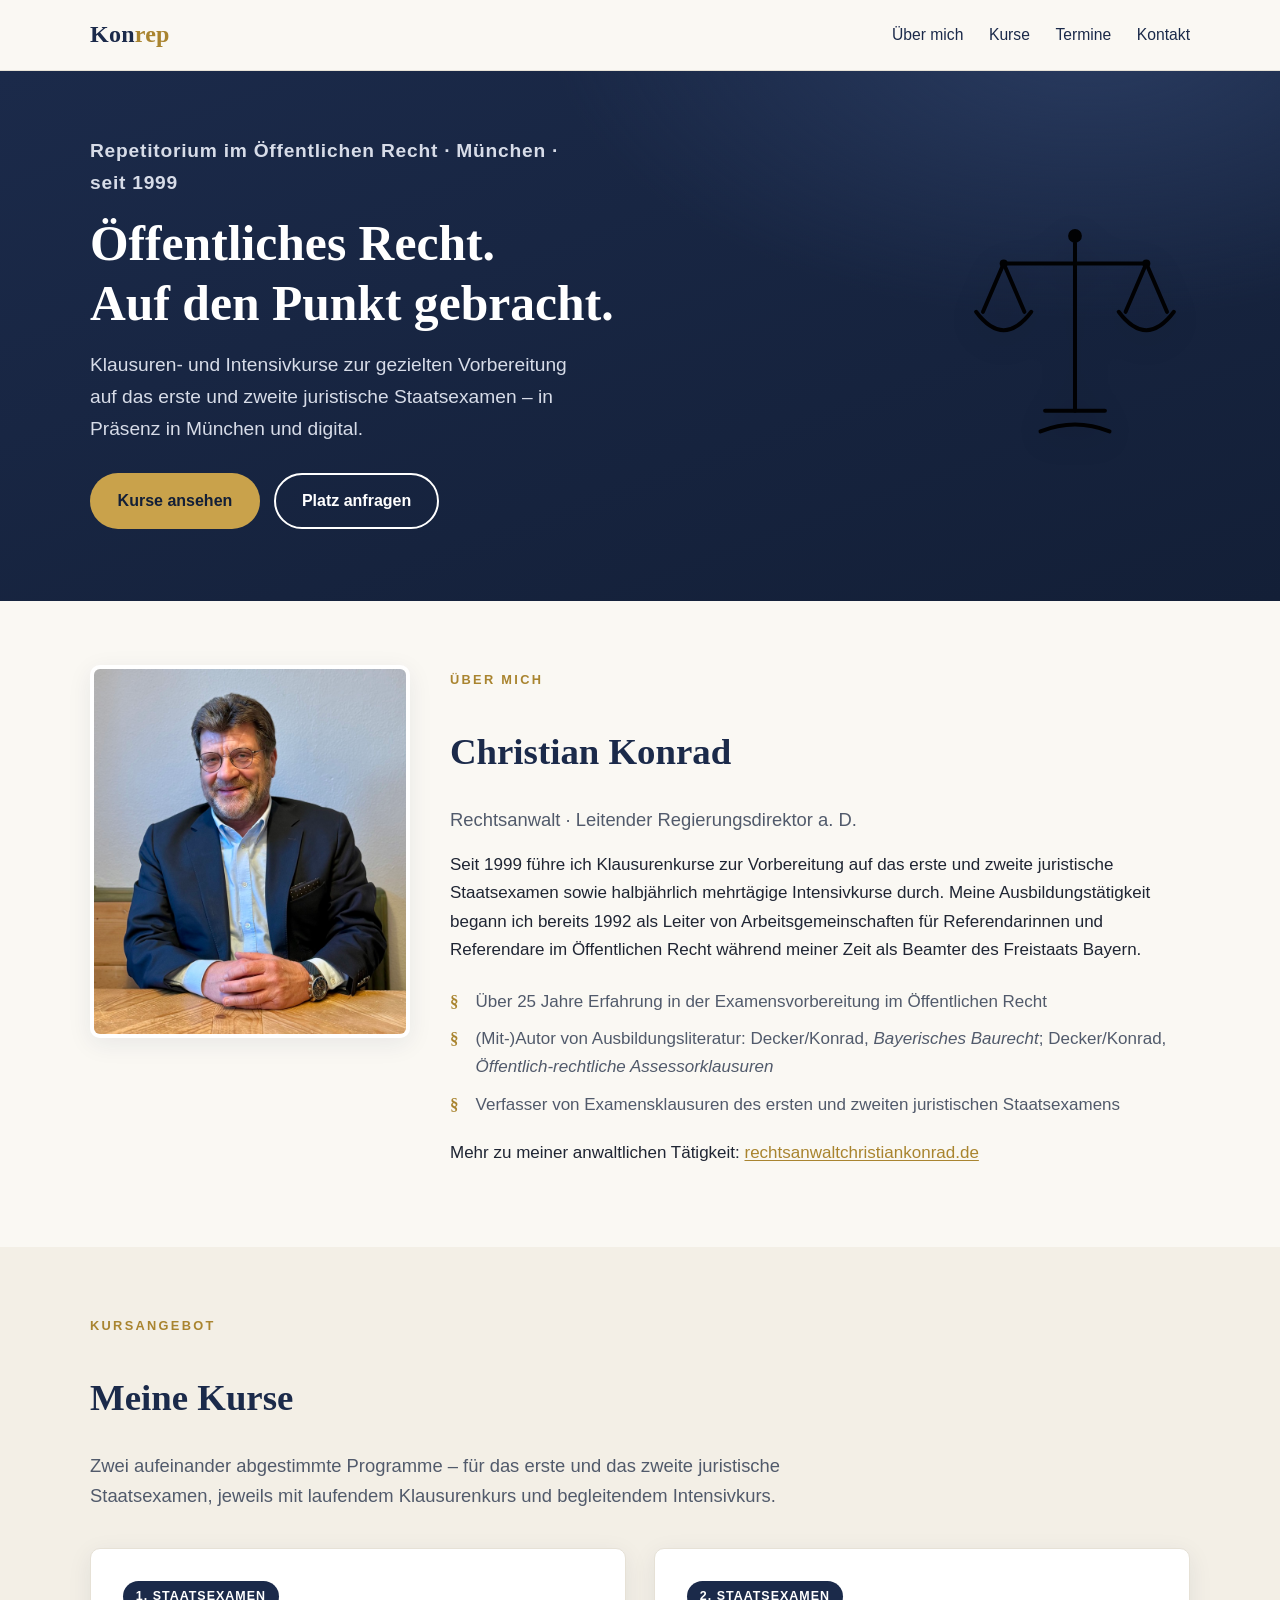
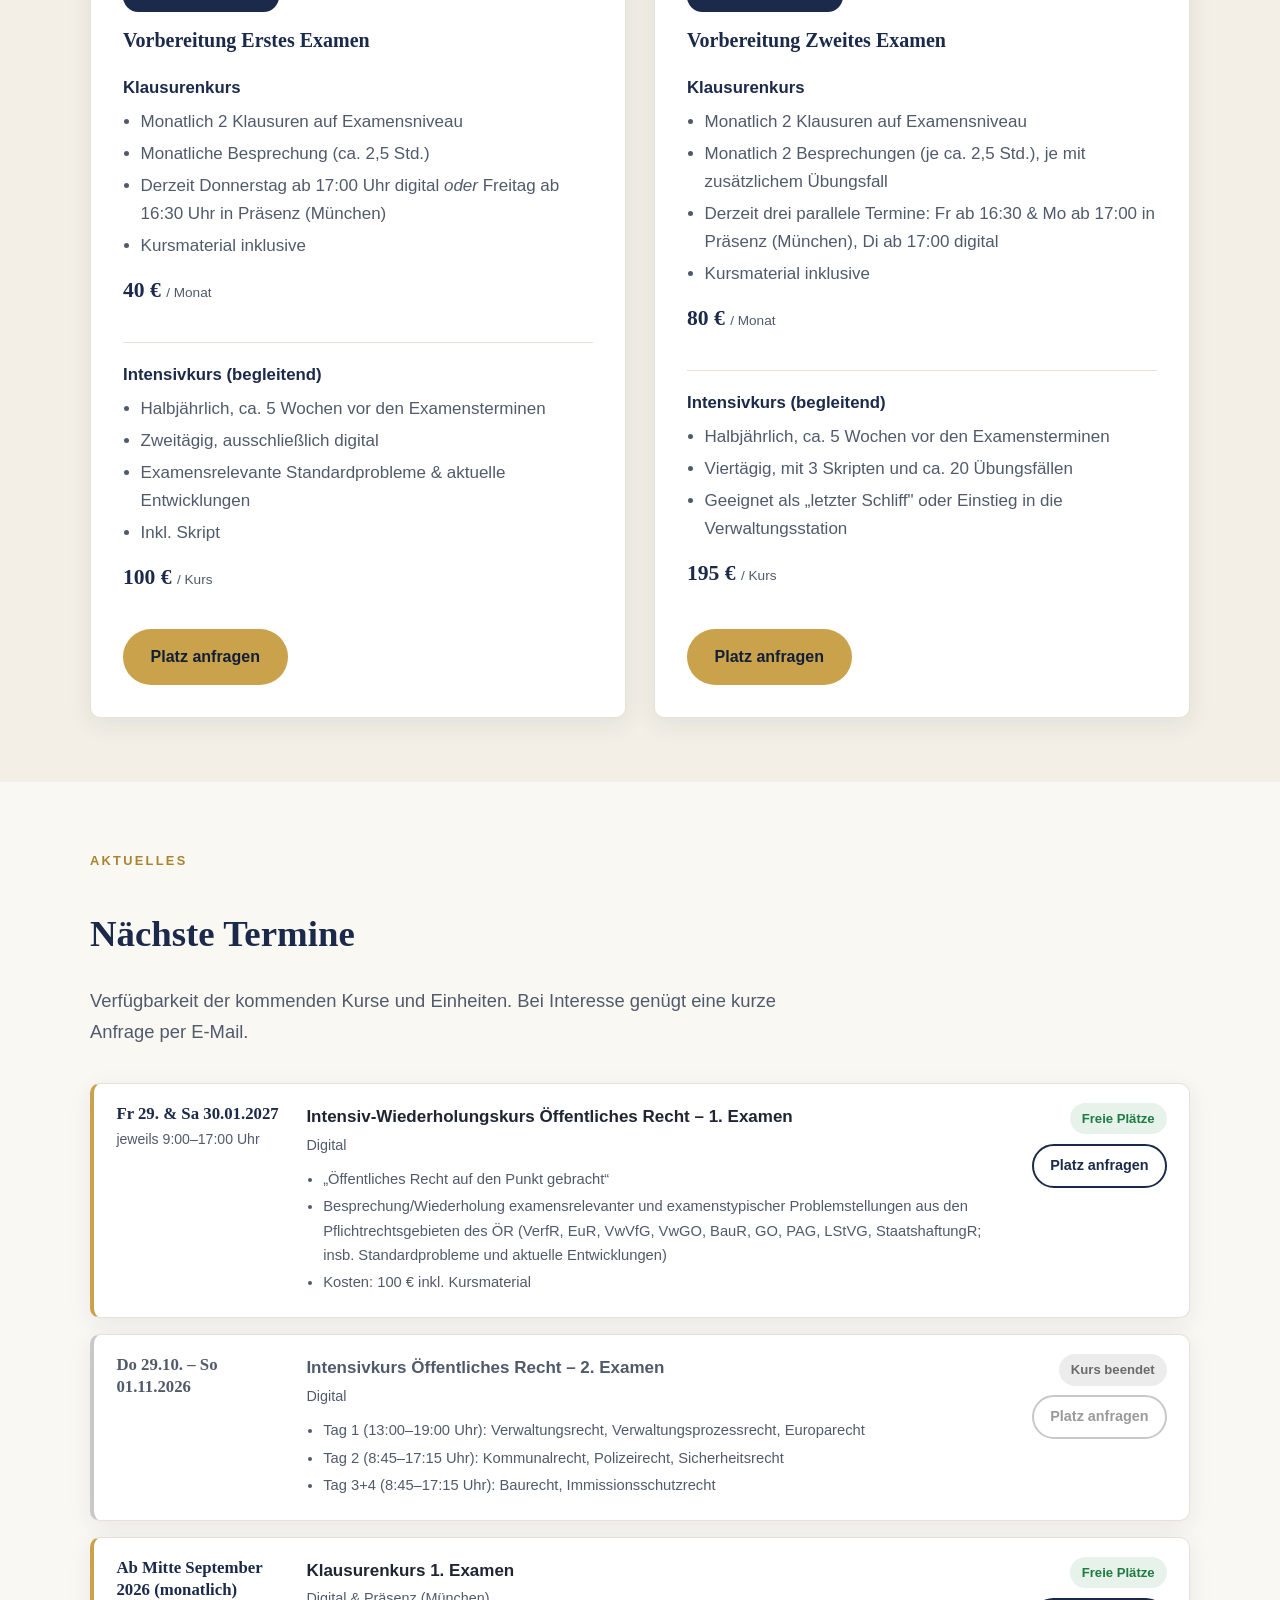
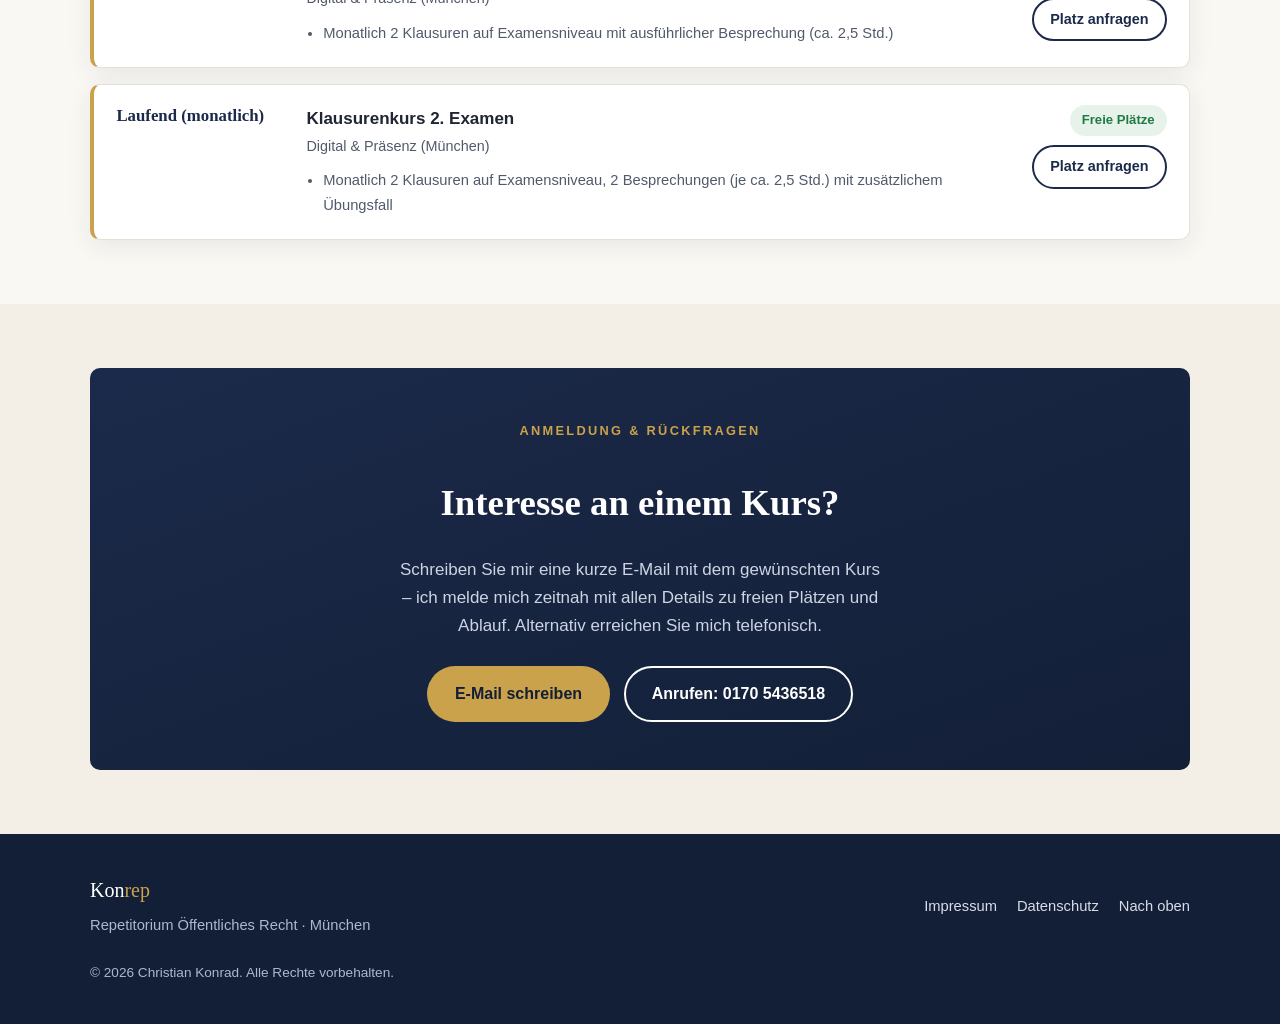
<file: index.html>
<!DOCTYPE html>
<html lang="de">
<head>
  <meta charset="UTF-8">
  <meta name="viewport" content="width=device-width, initial-scale=1.0">
  <title>Repetitorium Öffentliches Recht München – Konrad | Konrep</title>
  <meta name="description" content="Repetitorium im Öffentlichen Recht in München – Klausuren- und Intensivkurse bei Konrad. In Präsenz in München und digital. Jetzt Platz anfragen.">
  <meta name="author" content="Christian Konrad">
  <link rel="canonical" href="https://konrep.com/">

  <!-- Open Graph -->
  <meta property="og:type" content="website">
  <meta property="og:title" content="Repetitorium Öffentliches Recht München – Konrad | Konrep">
  <meta property="og:description" content="Repetitorium im Öffentlichen Recht in München – Klausuren- und Intensivkurse bei Konrad. In Präsenz in München und digital.">
  <meta property="og:locale" content="de_DE">
  <meta property="og:url" content="https://konrep.com/">

  <link rel="icon" href="favicon.ico" sizes="any">
  <link rel="icon" href="favicon.svg" type="image/svg+xml">
  <link rel="apple-touch-icon" href="apple-touch-icon.png">
  <link rel="stylesheet" href="css/style.css">

  <!-- Strukturierte Daten für Suchmaschinen -->
  <script type="application/ld+json">
  {
    "@context": "https://schema.org",
    "@type": "ProfessionalService",
    "name": "Konrad – Repetitorium Öffentliches Recht München",
    "description": "Repetitorium im Öffentlichen Recht in München – Klausuren- und Intensivkurse zur Examensvorbereitung bei Christian Konrad, in Präsenz und digital.",
    "image": "https://konrep.com/images/christian-konrad.jpg",
    "url": "https://konrep.com/",
    "email": "klausur.konrep@outlook.de",
    "telephone": "+49-170-5436518",
    "priceRange": "€€",
    "areaServed": "München",
    "knowsAbout": ["Öffentliches Recht", "Erstes juristisches Staatsexamen", "Zweites juristisches Staatsexamen", "Examensvorbereitung"],
    "sameAs": ["https://rechtsanwaltchristiankonrad.de"],
    "founder": {
      "@type": "Person",
      "name": "Christian Konrad",
      "jobTitle": "Rechtsanwalt, Leitender Regierungsdirektor a.D., Repetitor im Öffentlichen Recht"
    },
    "address": {
      "@type": "PostalAddress",
      "addressLocality": "München",
      "addressRegion": "Bayern",
      "addressCountry": "DE"
    }
  }
  </script>
</head>
<body>

  <!-- ===================== Header / Navigation ===================== -->
  <header class="site-header">
    <nav class="nav container" aria-label="Hauptnavigation">
      <a href="#top" class="brand">Kon<span>rep</span></a>
      <button class="nav__toggle" aria-label="Menü öffnen" aria-expanded="false" aria-controls="nav-links">
        <span></span><span></span><span></span>
      </button>
      <ul class="nav__links" id="nav-links">
        <li><a href="#ueber-mich">Über mich</a></li>
        <li><a href="#kurse">Kurse</a></li>
        <li><a href="#termine">Termine</a></li>
        <li><a href="#kontakt">Kontakt</a></li>
      </ul>
    </nav>
  </header>

  <main id="top">

    <!-- ===================== Hero ===================== -->
    <section class="hero">
      <div class="container hero__inner">
        <div>
          <p class="hero__role">Repetitorium im Öffentlichen Recht · München · seit 1999</p>
          <h1>Öffentliches Recht.<br>Auf den Punkt gebracht.</h1>
          <p>Klausuren- und Intensivkurse zur gezielten Vorbereitung auf das erste und zweite juristische Staatsexamen – in Präsenz in München und digital.</p>
          <div class="hero__cta">
            <a href="#kurse" class="btn btn--on-dark">Kurse ansehen</a>
            <a href="#kontakt" class="btn btn--ghost" style="color:#fff;border-color:#fff;">Platz anfragen</a>
          </div>
        </div>
        <img class="hero__art" src="images/justitia.svg" alt="" aria-hidden="true" width="230" height="253">
      </div>
    </section>

    <!-- ===================== Über mich ===================== -->
    <section class="section" id="ueber-mich">
      <div class="container about">
        <div>
          <img class="about__photo"
               src="images/christian-konrad.jpg"
               srcset="images/christian-konrad.jpg 800w, images/christian-konrad@2x.jpg 1200w"
               sizes="(max-width: 719px) 80vw, 320px"
               alt="Christian Konrad, Repetitor im Öffentlichen Recht"
               width="800" height="931" loading="lazy">
        </div>
        <div>
          <span class="eyebrow">Über mich</span>
          <h2>Christian Konrad</h2>
          <p class="lead">Rechtsanwalt · Leitender Regierungsdirektor a.&nbsp;D.</p>
          <p>Seit 1999 führe ich Klausurenkurse zur Vorbereitung auf das erste und zweite juristische Staatsexamen sowie halbjährlich mehrtägige Intensivkurse durch. Meine Ausbildungstätigkeit begann ich bereits 1992 als Leiter von Arbeitsgemeinschaften für Referendarinnen und Referendare im Öffentlichen Recht während meiner Zeit als Beamter des Freistaats Bayern.</p>
          <ul class="about__facts">
            <li>Über 25 Jahre Erfahrung in der Examensvorbereitung im Öffentlichen Recht</li>
            <li>(Mit-)Autor von Ausbildungsliteratur: Decker/Konrad, <em>Bayerisches Baurecht</em>; Decker/Konrad, <em>Öffentlich-rechtliche Assessorklausuren</em></li>
            <li>Verfasser von Examensklausuren des ersten und zweiten juristischen Staatsexamens</li>
          </ul>
          <p style="margin-top:1.25rem;">Mehr zu meiner anwaltlichen Tätigkeit:
            <a href="https://rechtsanwaltchristiankonrad.de" target="_blank" rel="noopener">rechtsanwaltchristiankonrad.de</a>
          </p>
        </div>
      </div>
    </section>

    <!-- ===================== Kurse ===================== -->
    <section class="section section--alt" id="kurse">
      <div class="container">
        <div class="section__head">
          <span class="eyebrow">Kursangebot</span>
          <h2>Meine Kurse</h2>
          <p class="lead">Zwei aufeinander abgestimmte Programme – für das erste und das zweite juristische Staatsexamen, jeweils mit laufendem Klausurenkurs und begleitendem Intensivkurs.</p>
        </div>

        <div class="courses">

          <!-- 1. Examen -->
          <article class="course-card">
            <span class="course-card__badge">1. Staatsexamen</span>
            <h3>Vorbereitung Erstes Examen</h3>

            <div class="course-block">
              <h4>Klausurenkurs</h4>
              <ul>
                <li>Monatlich 2 Klausuren auf Examensniveau</li>
                <li>Monatliche Besprechung (ca. 2,5 Std.)</li>
                <li>Derzeit Donnerstag ab 17:00 Uhr digital <em>oder</em> Freitag ab 16:30 Uhr in Präsenz (München)</li>
                <li>Kursmaterial inklusive</li>
              </ul>
              <p class="price">40 € <small>/ Monat</small></p>
            </div>

            <div class="course-block">
              <h4>Intensivkurs (begleitend)</h4>
              <ul>
                <li>Halbjährlich, ca. 5 Wochen vor den Examensterminen</li>
                <li>Zweitägig, ausschließlich digital</li>
                <li>Examensrelevante Standardprobleme &amp; aktuelle Entwicklungen</li>
                <li>Inkl. Skript</li>
              </ul>
              <p class="price">100 € <small>/ Kurs</small></p>
            </div>

            <a class="btn btn--primary" data-betreff="Anfrage Kurse 1. Examen" href="#kontakt">Platz anfragen</a>
          </article>

          <!-- 2. Examen -->
          <article class="course-card">
            <span class="course-card__badge">2. Staatsexamen</span>
            <h3>Vorbereitung Zweites Examen</h3>

            <div class="course-block">
              <h4>Klausurenkurs</h4>
              <ul>
                <li>Monatlich 2 Klausuren auf Examensniveau</li>
                <li>Monatlich 2 Besprechungen (je ca. 2,5 Std.), je mit zusätzlichem Übungsfall</li>
                <li>Derzeit drei parallele Termine: Fr ab 16:30 &amp; Mo ab 17:00 in Präsenz (München), Di ab 17:00 digital</li>
                <li>Kursmaterial inklusive</li>
              </ul>
              <p class="price">80 € <small>/ Monat</small></p>
            </div>

            <div class="course-block">
              <h4>Intensivkurs (begleitend)</h4>
              <ul>
                <li>Halbjährlich, ca. 5 Wochen vor den Examensterminen</li>
                <li>Viertägig, mit 3 Skripten und ca. 20 Übungsfällen</li>
                <li>Geeignet als „letzter Schliff" oder Einstieg in die Verwaltungsstation</li>
              </ul>
              <p class="price">195 € <small>/ Kurs</small></p>
            </div>

            <a class="btn btn--primary" data-betreff="Anfrage Kurse 2. Examen" href="#kontakt">Platz anfragen</a>
          </article>

        </div>
      </div>
    </section>

    <!-- ===================== Termine ===================== -->
    <section class="section" id="termine">
      <div class="container">
        <div class="section__head">
          <span class="eyebrow">Aktuelles</span>
          <h2>Nächste Termine</h2>
          <p class="lead">Verfügbarkeit der kommenden Kurse und Einheiten. Bei Interesse genügt eine kurze Anfrage per E-Mail.</p>
        </div>
        <div class="termine-list" id="termine-list"><!-- wird aus js/termine.js gefüllt --></div>
        </div>
    </section>

    <!-- ===================== Kontakt ===================== -->
    <section class="section section--alt" id="kontakt">
      <div class="container">
        <div class="contact">
          <span class="eyebrow" style="color:var(--gold);">Anmeldung &amp; Rückfragen</span>
          <h2>Interesse an einem Kurs?</h2>
          <p>Schreiben Sie mir eine kurze E-Mail mit dem gewünschten Kurs – ich melde mich zeitnah mit allen Details zu freien Plätzen und Ablauf. Alternativ erreichen Sie mich telefonisch.</p>
          <div class="contact__actions">
            <a class="btn btn--on-dark" data-betreff="Kursanfrage Konrep" href="mailto:klausur.konrep@outlook.de">E-Mail schreiben</a>
            <a class="contact__phone btn btn--ghost" style="color:#fff;border-color:#fff;" href="tel:+491705436518">Anrufen: 0170 5436518</a>
          </div>
        </div>
      </div>
    </section>

  </main>

  <!-- ===================== Footer ===================== -->
  <footer class="site-footer">
    <div class="container footer__grid">
      <div>
        <div class="footer__brand">Kon<span>rep</span></div>
        <p style="margin:.4rem 0 0;">Repetitorium Öffentliches Recht · München</p>
      </div>
      <nav class="footer__links" aria-label="Rechtliches">
        <a href="impressum.html">Impressum</a>
        <a href="datenschutz.html">Datenschutz</a>
        <a href="#top">Nach oben</a>
      </nav>
      <p style="width:100%;margin:.5rem 0 0;font-size:.85rem;">© <span id="year">2026</span> Christian Konrad. Alle Rechte vorbehalten.</p>
    </div>
  </footer>

  <script src="js/termine.js"></script>
  <script src="js/main.js"></script>
</body>
</html>
</file>
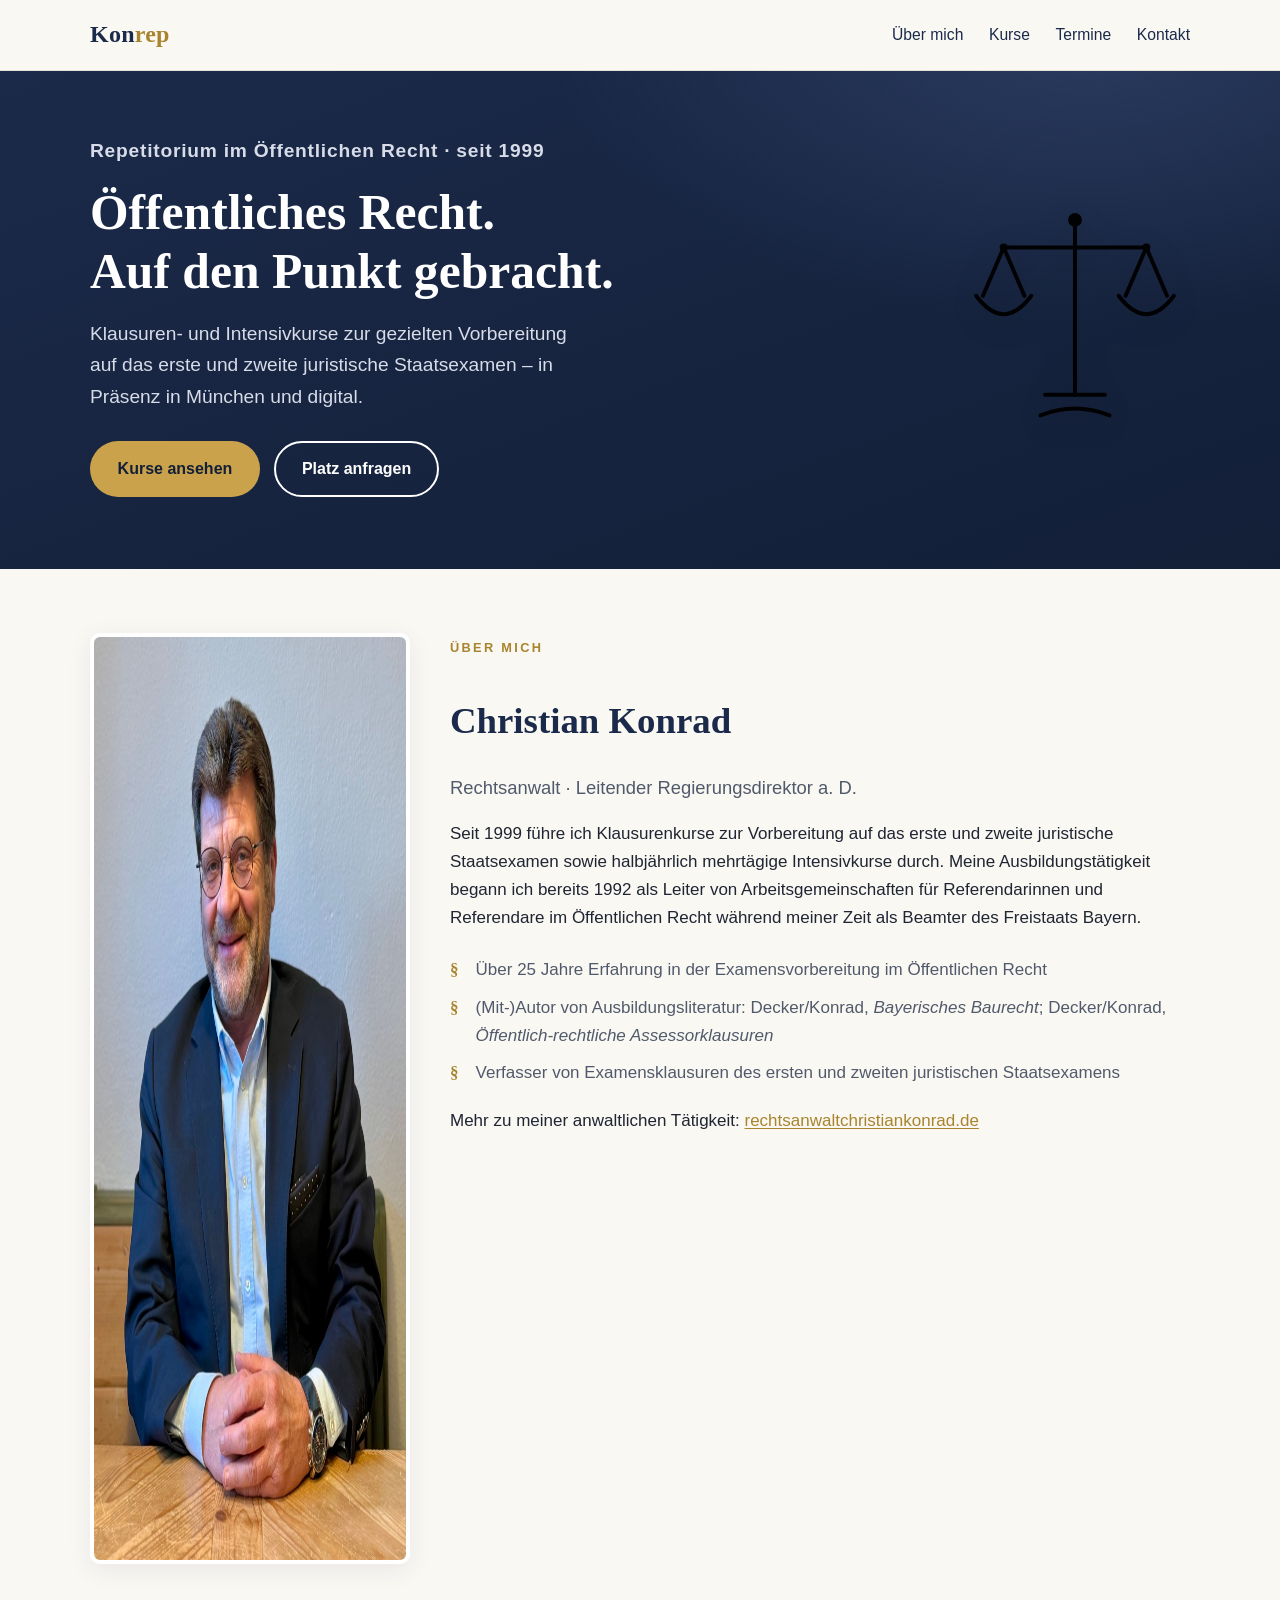
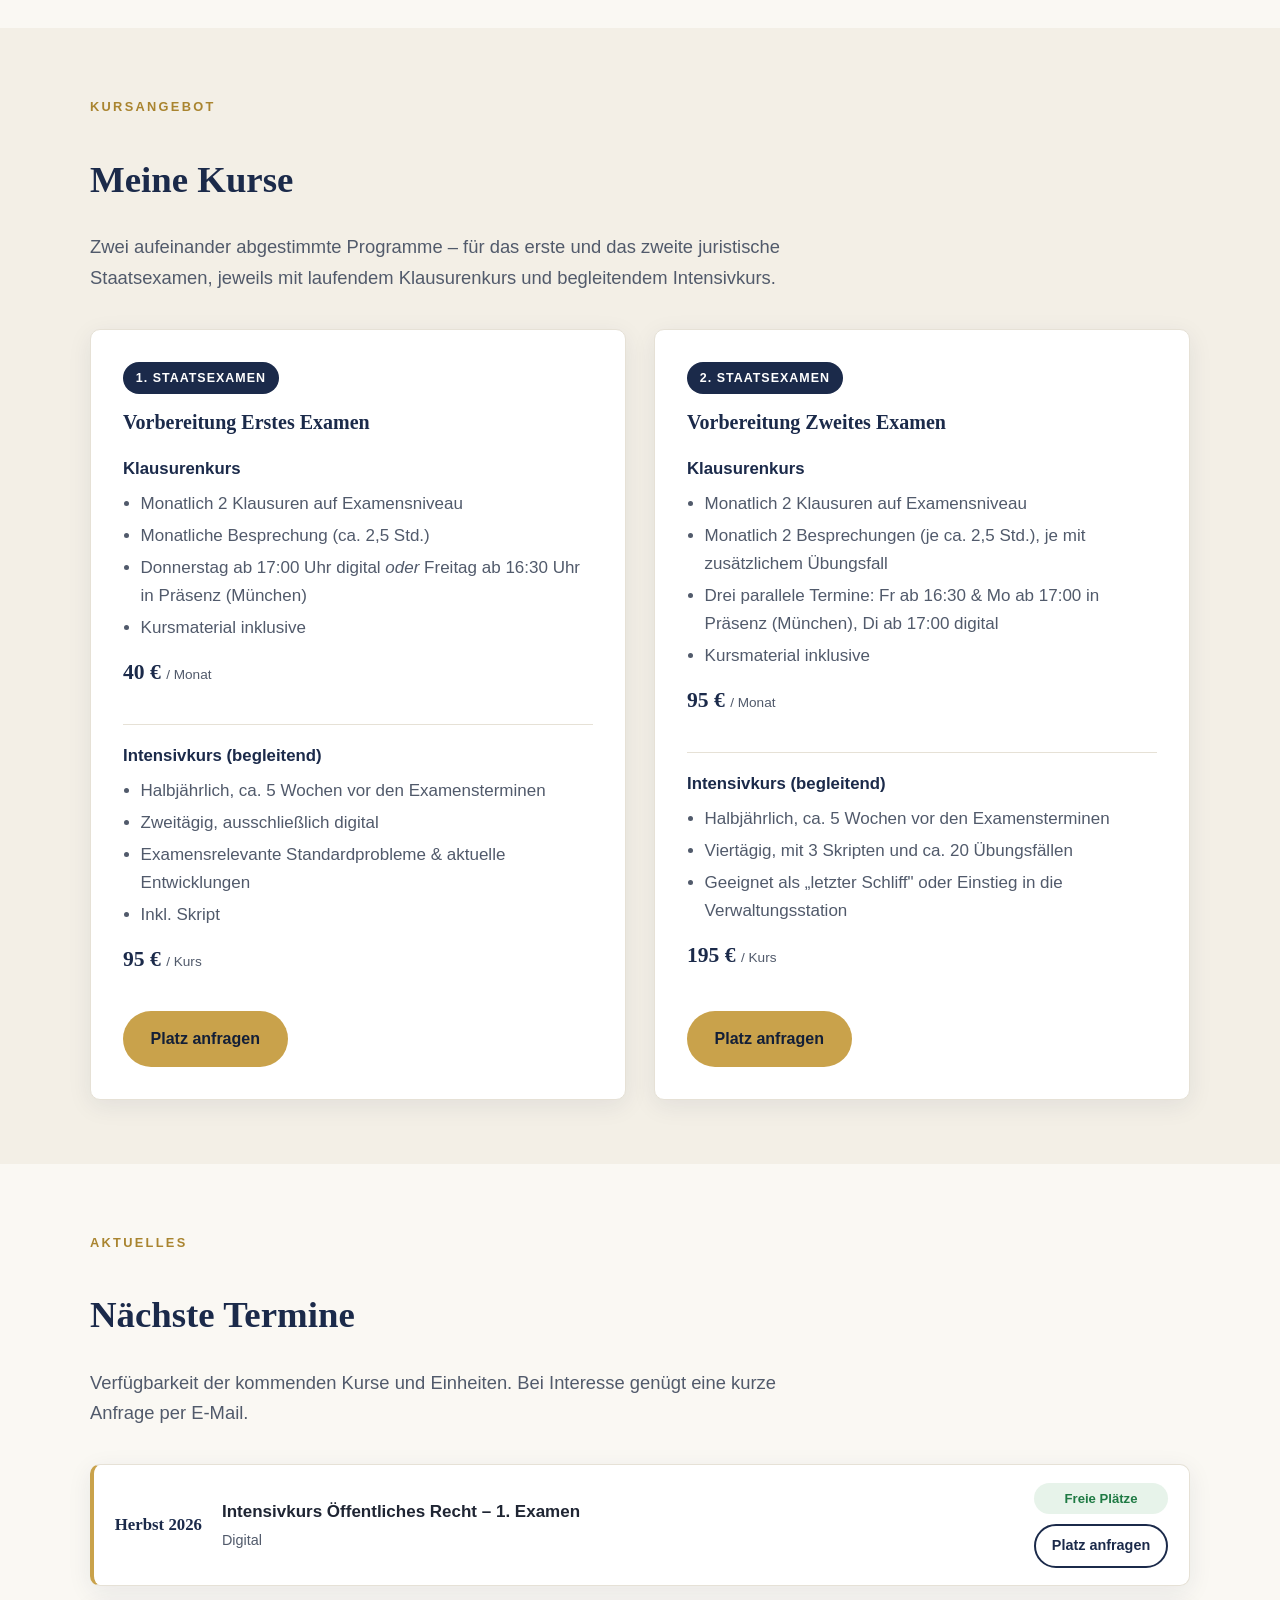
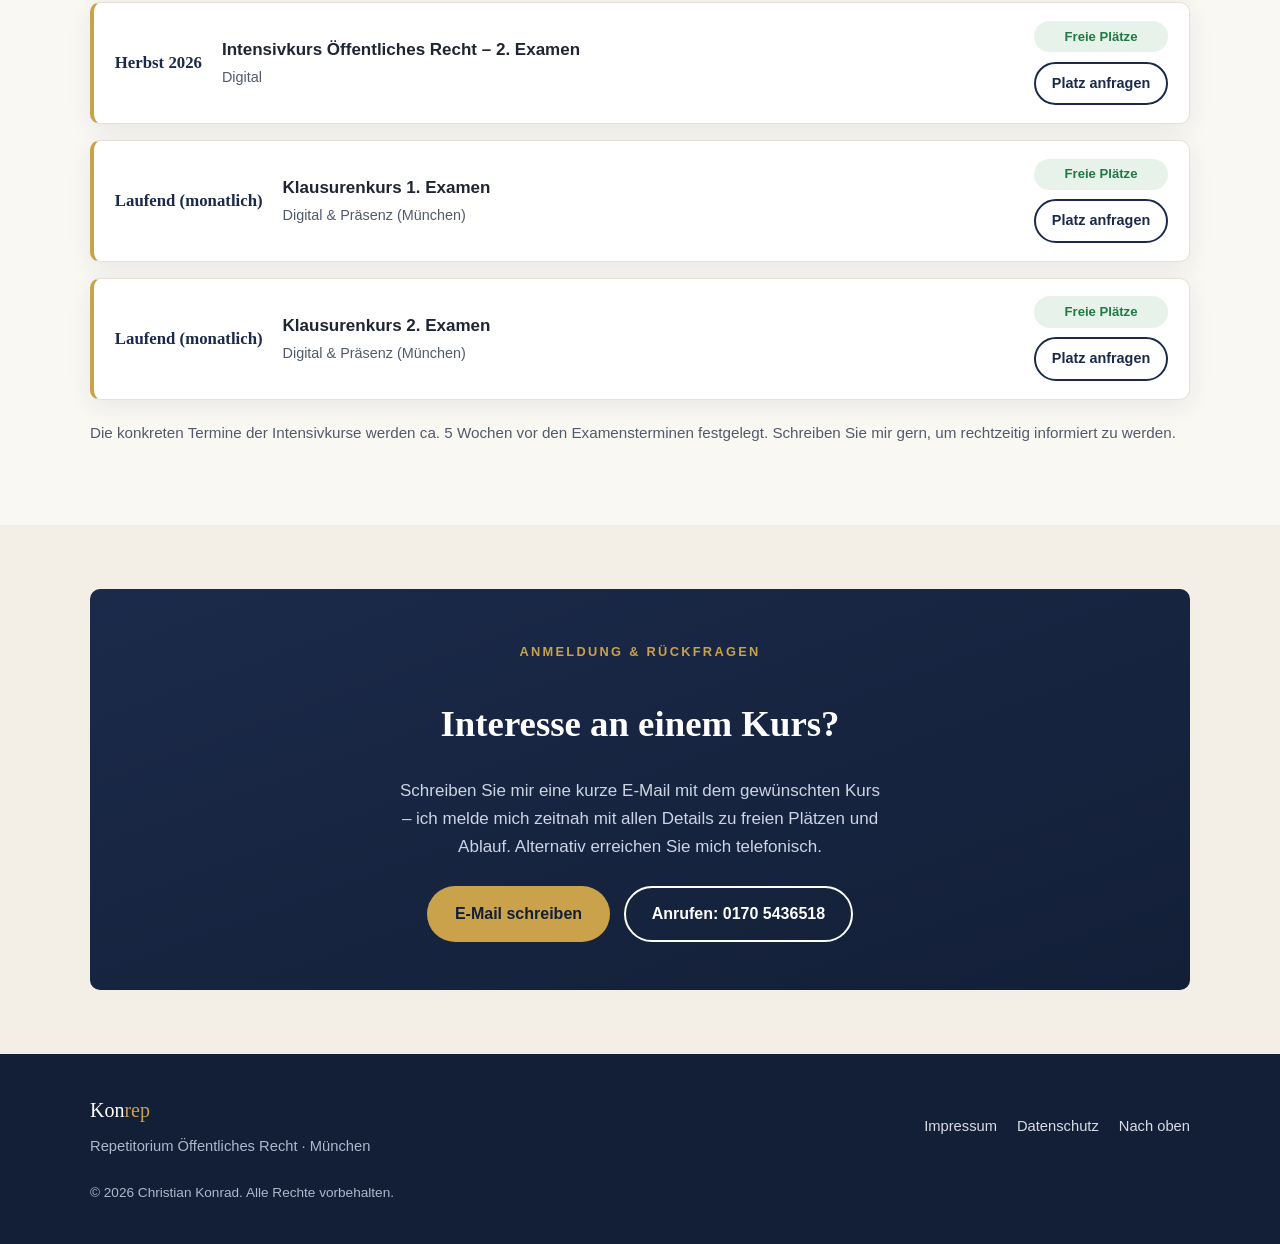
<file: src/index.html>
<!DOCTYPE html>
<html lang="de">
<head>
  <meta charset="UTF-8">
  <meta name="viewport" content="width=device-width, initial-scale=1.0">
  <title>Konrep – Repetitorium Öffentliches Recht München | Christian Konrad</title>
  <meta name="description" content="Konrep – Repetitorium im Öffentlichen Recht von Christian Konrad. Klausuren- und Intensivkurse zur Vorbereitung auf das erste und zweite juristische Staatsexamen, in Präsenz in München und digital.">
  <meta name="author" content="Christian Konrad">
  <link rel="canonical" href="https://konrep.com/">

  <!-- Open Graph -->
  <meta property="og:type" content="website">
  <meta property="og:title" content="Konrep – Repetitorium Öffentliches Recht München">
  <meta property="og:description" content="Klausuren- und Intensivkurse im Öffentlichen Recht für das erste und zweite juristische Staatsexamen – Präsenz in München und digital.">
  <meta property="og:locale" content="de_DE">
  <meta property="og:url" content="https://konrep.com/">

  <link rel="icon" href="favicon.svg" type="image/svg+xml">
  <link rel="stylesheet" href="css/style.css">

  <!-- Strukturierte Daten für Suchmaschinen -->
  <script type="application/ld+json">
  {
    "@context": "https://schema.org",
    "@type": "ProfessionalService",
    "name": "Konrep – Repetitorium Öffentliches Recht",
    "image": "https://konrep.com/images/christian-konrad.jpg",
    "url": "https://konrep.com/",
    "email": "klausur.konrep@outlook.de",
    "telephone": "+49-170-5436518",
    "areaServed": "München",
    "knowsAbout": ["Öffentliches Recht", "Erstes juristisches Staatsexamen", "Zweites juristisches Staatsexamen", "Examensvorbereitung"],
    "founder": {
      "@type": "Person",
      "name": "Christian Konrad",
      "jobTitle": "Rechtsanwalt, Leitender Regierungsdirektor a.D., Repetitor im Öffentlichen Recht"
    },
    "address": {
      "@type": "PostalAddress",
      "streetAddress": "Erlengrund 16",
      "postalCode": "83646",
      "addressLocality": "Bad Tölz",
      "addressCountry": "DE"
    }
  }
  </script>
</head>
<body>

  <!-- ===================== Header / Navigation ===================== -->
  <header class="site-header">
    <nav class="nav container" aria-label="Hauptnavigation">
      <a href="#top" class="brand">Kon<span>rep</span></a>
      <button class="nav__toggle" aria-label="Menü öffnen" aria-expanded="false" aria-controls="nav-links">
        <span></span><span></span><span></span>
      </button>
      <ul class="nav__links" id="nav-links">
        <li><a href="#ueber-mich">Über mich</a></li>
        <li><a href="#kurse">Kurse</a></li>
        <li><a href="#termine">Termine</a></li>
        <li><a href="#kontakt">Kontakt</a></li>
      </ul>
    </nav>
  </header>

  <main id="top">

    <!-- ===================== Hero ===================== -->
    <section class="hero">
      <div class="container hero__inner">
        <div>
          <p class="hero__role">Repetitorium im Öffentlichen Recht · seit 1999</p>
          <h1>Öffentliches Recht.<br>Auf den Punkt gebracht.</h1>
          <p>Klausuren- und Intensivkurse zur gezielten Vorbereitung auf das erste und zweite juristische Staatsexamen – in Präsenz in München und digital.</p>
          <div class="hero__cta">
            <a href="#kurse" class="btn btn--on-dark">Kurse ansehen</a>
            <a href="#kontakt" class="btn btn--ghost" style="color:#fff;border-color:#fff;">Platz anfragen</a>
          </div>
        </div>
        <img class="hero__art" src="images/justitia.svg" alt="" aria-hidden="true" width="230" height="253">
      </div>
    </section>

    <!-- ===================== Über mich ===================== -->
    <section class="section" id="ueber-mich">
      <div class="container about">
        <div>
          <img class="about__photo"
               src="images/christian-konrad.jpg"
               srcset="images/christian-konrad.jpg 800w, images/christian-konrad@2x.jpg 1200w"
               sizes="(max-width: 719px) 80vw, 320px"
               alt="Christian Konrad, Repetitor im Öffentlichen Recht"
               width="800" height="931" loading="lazy">
        </div>
        <div>
          <span class="eyebrow">Über mich</span>
          <h2>Christian Konrad</h2>
          <p class="lead">Rechtsanwalt · Leitender Regierungsdirektor a.&nbsp;D.</p>
          <p>Seit 1999 führe ich Klausurenkurse zur Vorbereitung auf das erste und zweite juristische Staatsexamen sowie halbjährlich mehrtägige Intensivkurse durch. Meine Ausbildungstätigkeit begann ich bereits 1992 als Leiter von Arbeitsgemeinschaften für Referendarinnen und Referendare im Öffentlichen Recht während meiner Zeit als Beamter des Freistaats Bayern.</p>
          <ul class="about__facts">
            <li>Über 25 Jahre Erfahrung in der Examensvorbereitung im Öffentlichen Recht</li>
            <li>(Mit-)Autor von Ausbildungsliteratur: Decker/Konrad, <em>Bayerisches Baurecht</em>; Decker/Konrad, <em>Öffentlich-rechtliche Assessorklausuren</em></li>
            <li>Verfasser von Examensklausuren des ersten und zweiten juristischen Staatsexamens</li>
          </ul>
          <p style="margin-top:1.25rem;">Mehr zu meiner anwaltlichen Tätigkeit:
            <a href="https://rechtsanwaltchristiankonrad.de" target="_blank" rel="noopener">rechtsanwaltchristiankonrad.de</a>
          </p>
        </div>
      </div>
    </section>

    <!-- ===================== Kurse ===================== -->
    <section class="section section--alt" id="kurse">
      <div class="container">
        <div class="section__head">
          <span class="eyebrow">Kursangebot</span>
          <h2>Meine Kurse</h2>
          <p class="lead">Zwei aufeinander abgestimmte Programme – für das erste und das zweite juristische Staatsexamen, jeweils mit laufendem Klausurenkurs und begleitendem Intensivkurs.</p>
        </div>

        <div class="courses">

          <!-- 1. Examen -->
          <article class="course-card">
            <span class="course-card__badge">1. Staatsexamen</span>
            <h3>Vorbereitung Erstes Examen</h3>

            <div class="course-block">
              <h4>Klausurenkurs</h4>
              <ul>
                <li>Monatlich 2 Klausuren auf Examensniveau</li>
                <li>Monatliche Besprechung (ca. 2,5 Std.)</li>
                <li>Donnerstag ab 17:00 Uhr digital <em>oder</em> Freitag ab 16:30 Uhr in Präsenz (München)</li>
                <li>Kursmaterial inklusive</li>
              </ul>
              <p class="price">40 € <small>/ Monat</small></p>
            </div>

            <div class="course-block">
              <h4>Intensivkurs (begleitend)</h4>
              <ul>
                <li>Halbjährlich, ca. 5 Wochen vor den Examensterminen</li>
                <li>Zweitägig, ausschließlich digital</li>
                <li>Examensrelevante Standardprobleme &amp; aktuelle Entwicklungen</li>
                <li>Inkl. Skript</li>
              </ul>
              <p class="price">95 € <small>/ Kurs</small></p>
            </div>

            <a class="btn btn--primary" data-betreff="Anfrage Kurse 1. Examen" href="#kontakt">Platz anfragen</a>
          </article>

          <!-- 2. Examen -->
          <article class="course-card">
            <span class="course-card__badge">2. Staatsexamen</span>
            <h3>Vorbereitung Zweites Examen</h3>

            <div class="course-block">
              <h4>Klausurenkurs</h4>
              <ul>
                <li>Monatlich 2 Klausuren auf Examensniveau</li>
                <li>Monatlich 2 Besprechungen (je ca. 2,5 Std.), je mit zusätzlichem Übungsfall</li>
                <li>Drei parallele Termine: Fr ab 16:30 &amp; Mo ab 17:00 in Präsenz (München), Di ab 17:00 digital</li>
                <li>Kursmaterial inklusive</li>
              </ul>
              <p class="price">95 € <small>/ Monat</small></p>
            </div>

            <div class="course-block">
              <h4>Intensivkurs (begleitend)</h4>
              <ul>
                <li>Halbjährlich, ca. 5 Wochen vor den Examensterminen</li>
                <li>Viertägig, mit 3 Skripten und ca. 20 Übungsfällen</li>
                <li>Geeignet als „letzter Schliff" oder Einstieg in die Verwaltungsstation</li>
              </ul>
              <p class="price">195 € <small>/ Kurs</small></p>
            </div>

            <a class="btn btn--primary" data-betreff="Anfrage Kurse 2. Examen" href="#kontakt">Platz anfragen</a>
          </article>

        </div>
      </div>
    </section>

    <!-- ===================== Termine ===================== -->
    <section class="section" id="termine">
      <div class="container">
        <div class="section__head">
          <span class="eyebrow">Aktuelles</span>
          <h2>Nächste Termine</h2>
          <p class="lead">Verfügbarkeit der kommenden Kurse und Einheiten. Bei Interesse genügt eine kurze Anfrage per E-Mail.</p>
        </div>
        <div class="termine-list" id="termine-list"><!-- wird aus js/termine.js gefüllt --></div>
        <p class="termine-note">Die konkreten Termine der Intensivkurse werden ca. 5 Wochen vor den Examensterminen festgelegt. Schreiben Sie mir gern, um rechtzeitig informiert zu werden.</p>
      </div>
    </section>

    <!-- ===================== Kontakt ===================== -->
    <section class="section section--alt" id="kontakt">
      <div class="container">
        <div class="contact">
          <span class="eyebrow" style="color:var(--gold);">Anmeldung &amp; Rückfragen</span>
          <h2>Interesse an einem Kurs?</h2>
          <p>Schreiben Sie mir eine kurze E-Mail mit dem gewünschten Kurs – ich melde mich zeitnah mit allen Details zu freien Plätzen und Ablauf. Alternativ erreichen Sie mich telefonisch.</p>
          <div class="contact__actions">
            <a class="btn btn--on-dark" data-betreff="Kursanfrage Konrep" href="mailto:klausur.konrep@outlook.de">E-Mail schreiben</a>
            <a class="contact__phone btn btn--ghost" style="color:#fff;border-color:#fff;" href="tel:+491705436518">Anrufen: 0170 5436518</a>
          </div>
        </div>
      </div>
    </section>

  </main>

  <!-- ===================== Footer ===================== -->
  <footer class="site-footer">
    <div class="container footer__grid">
      <div>
        <div class="footer__brand">Kon<span>rep</span></div>
        <p style="margin:.4rem 0 0;">Repetitorium Öffentliches Recht · München</p>
      </div>
      <nav class="footer__links" aria-label="Rechtliches">
        <a href="impressum.html">Impressum</a>
        <a href="datenschutz.html">Datenschutz</a>
        <a href="#top">Nach oben</a>
      </nav>
      <p style="width:100%;margin:.5rem 0 0;font-size:.85rem;">© <span id="year">2026</span> Christian Konrad. Alle Rechte vorbehalten.</p>
    </div>
  </footer>

  <script src="js/termine.js"></script>
  <script src="js/main.js"></script>
</body>
</html>
</file>
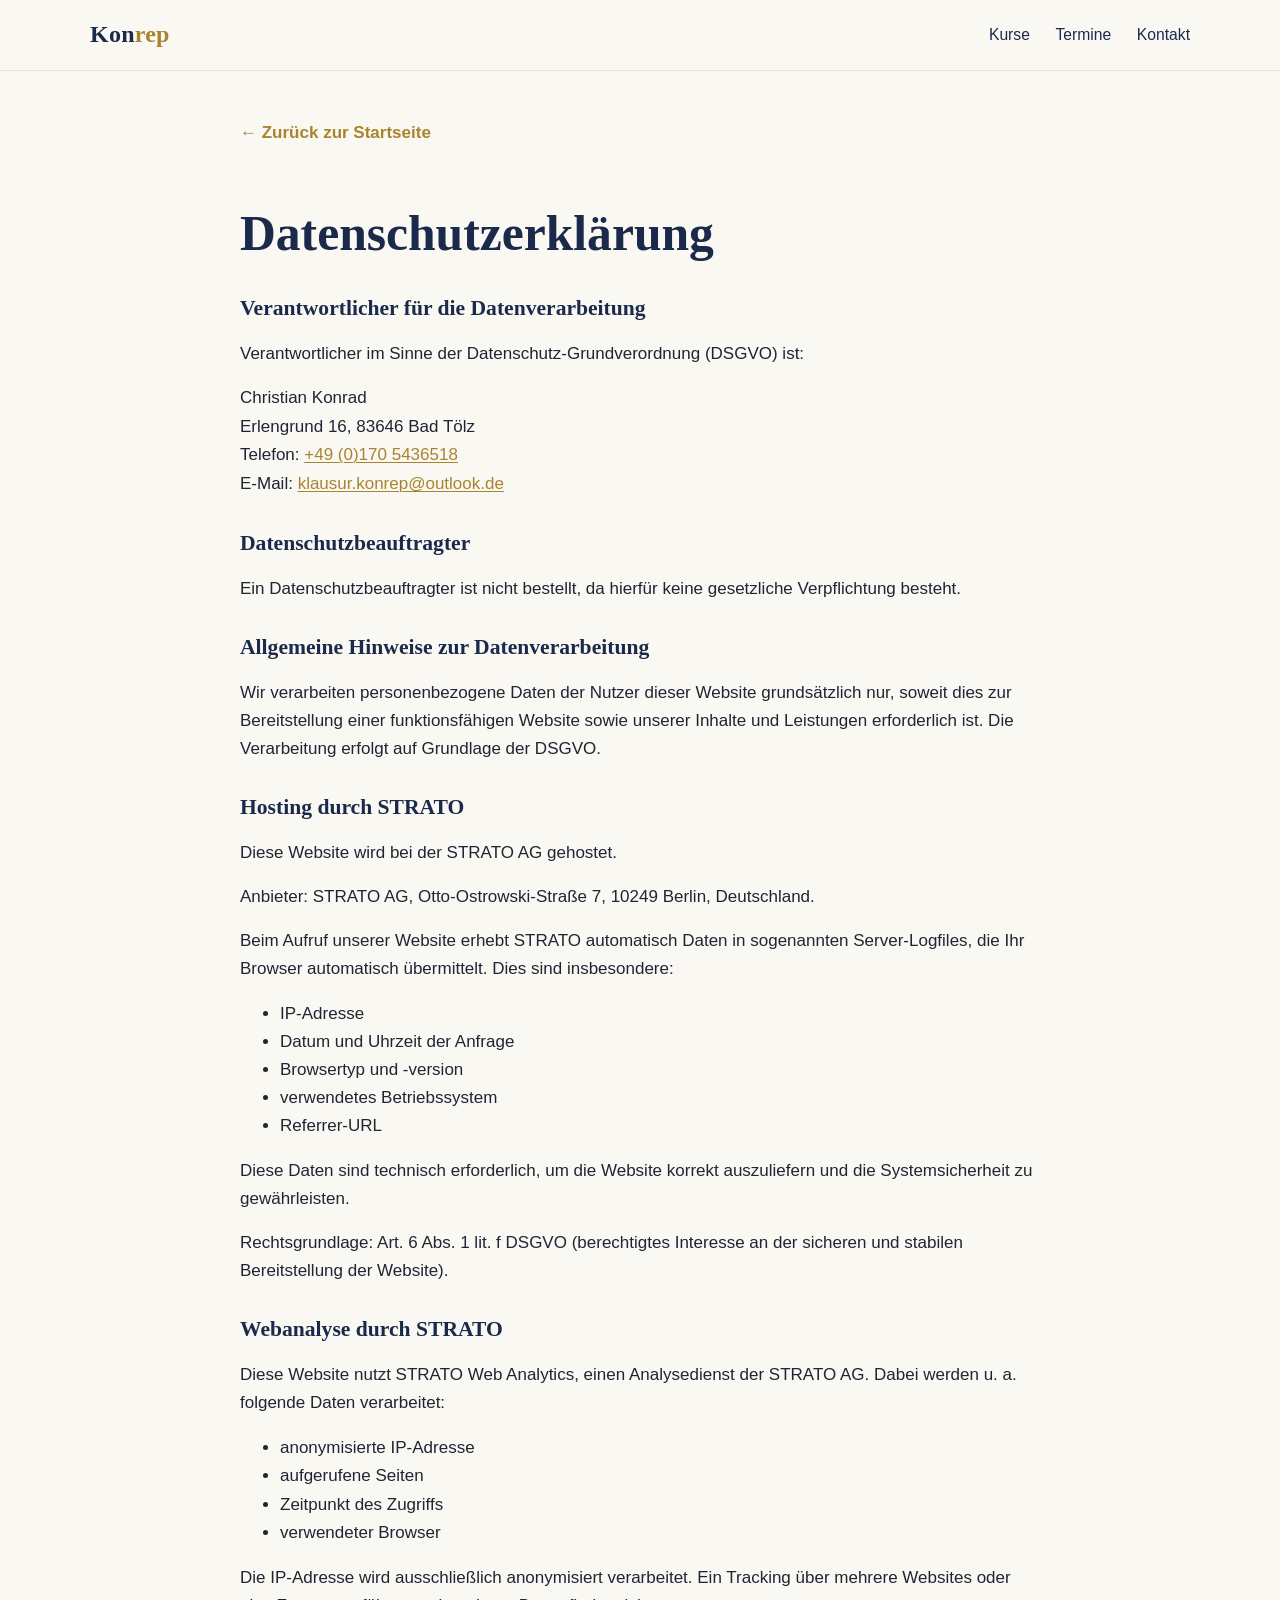
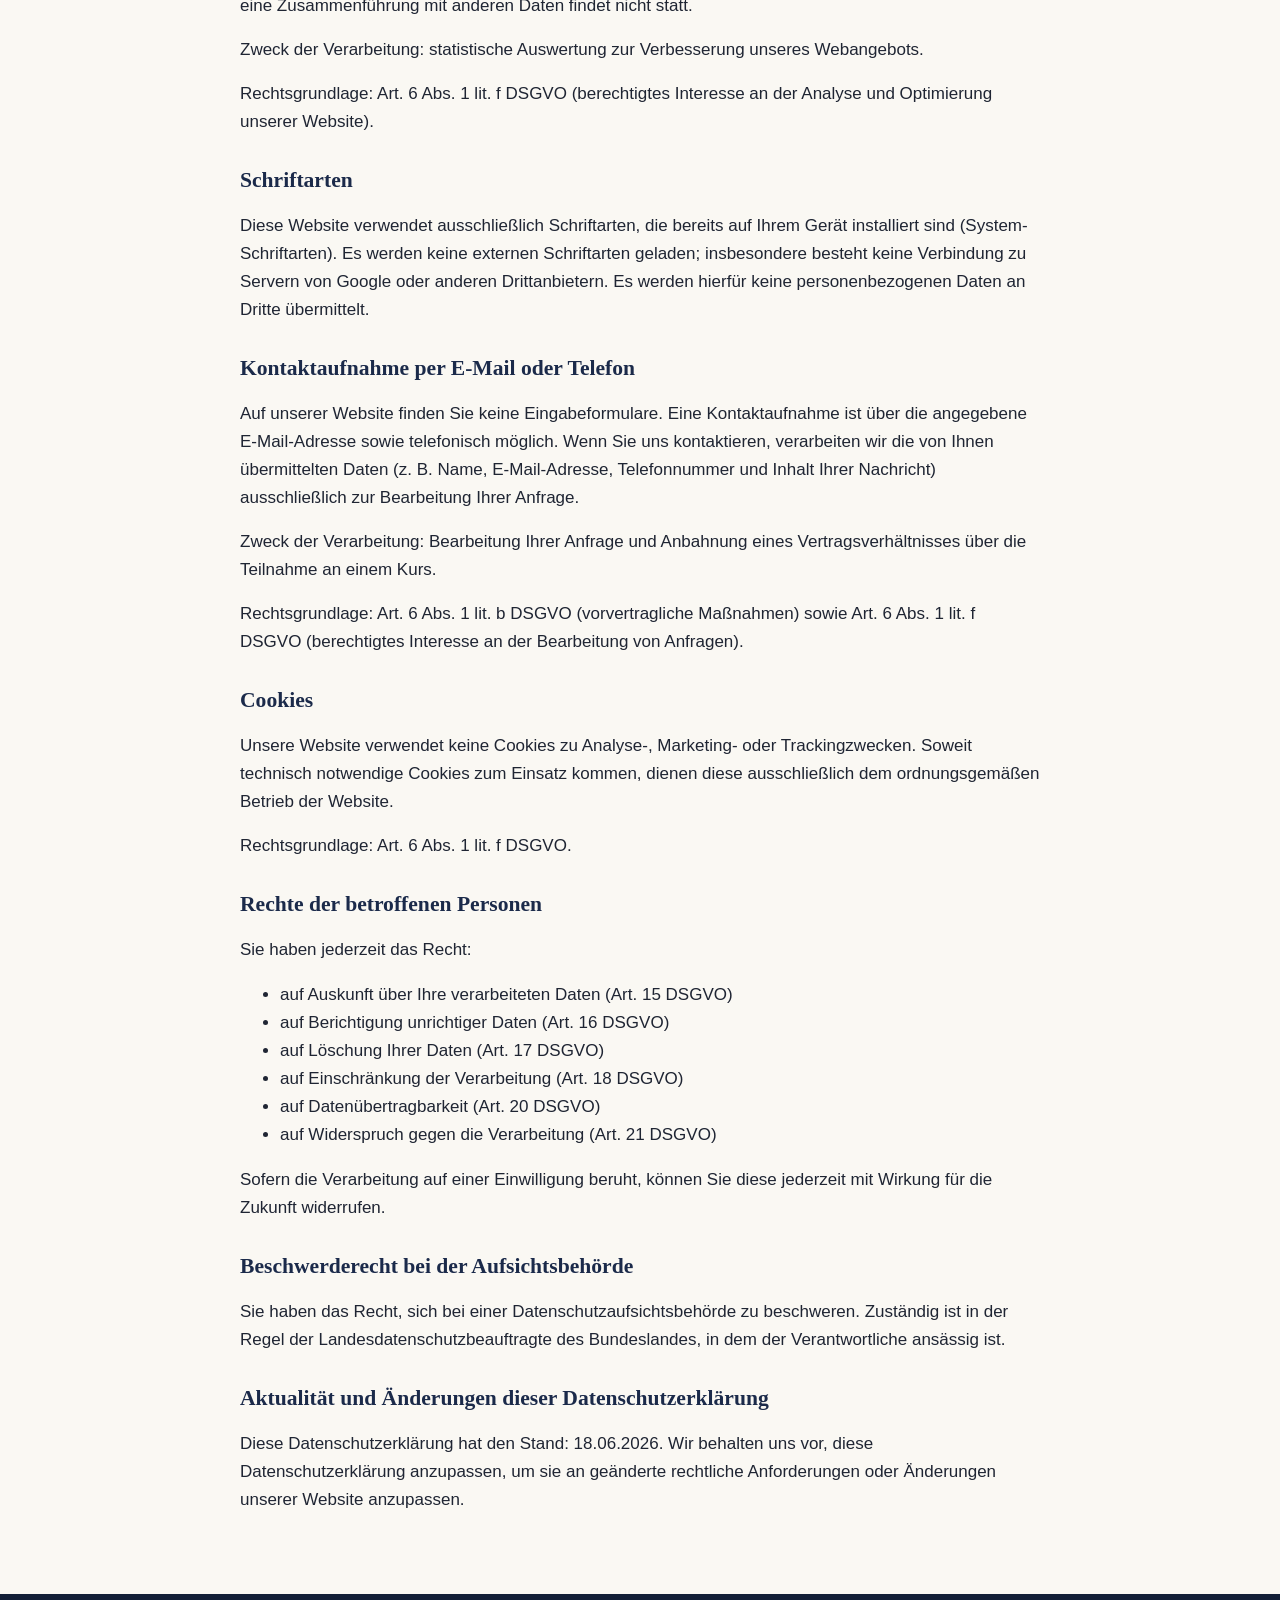
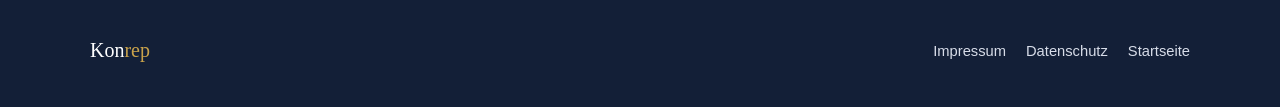
<file: datenschutz.html>
<!DOCTYPE html>
<html lang="de">
<head>
  <meta charset="UTF-8">
  <meta name="viewport" content="width=device-width, initial-scale=1.0">
  <title>Datenschutzerklärung – Konrep | Christian Konrad</title>
  <meta name="description" content="Datenschutzerklärung der Website konrep.com – Christian Konrad, Repetitorium im Öffentlichen Recht.">
  <meta name="robots" content="noindex">
  <link rel="canonical" href="https://konrep.com/datenschutz.html">
  <link rel="icon" href="favicon.ico" sizes="any">
  <link rel="icon" href="favicon.svg" type="image/svg+xml">
  <link rel="apple-touch-icon" href="apple-touch-icon.png">
  <link rel="stylesheet" href="css/style.css">
</head>
<body>

  <header class="site-header">
    <nav class="nav container" aria-label="Hauptnavigation">
      <a href="index.html" class="brand">Kon<span>rep</span></a>
      <ul class="nav__links" id="nav-links" style="position:static;max-height:none;">
        <li><a href="index.html#kurse">Kurse</a></li>
        <li><a href="index.html#termine">Termine</a></li>
        <li><a href="index.html#kontakt">Kontakt</a></li>
      </ul>
    </nav>
  </header>

  <main class="legal">
    <div class="container">
      <a class="back-link" href="index.html">Zurück zur Startseite</a>
      <h1>Datenschutzerklärung</h1>

      <h2>Verantwortlicher für die Datenverarbeitung</h2>
      <p>Verantwortlicher im Sinne der Datenschutz-Grundverordnung (DSGVO) ist:</p>
      <address>
        Christian Konrad<br>
        Erlengrund 16, 83646 Bad Tölz<br>
        Telefon: <a href="tel:+491705436518">+49 (0)170 5436518</a><br>
        E-Mail: <a href="mailto:klausur.konrep@outlook.de">klausur.konrep@outlook.de</a>
      </address>

      <h2>Datenschutzbeauftragter</h2>
      <p>Ein Datenschutzbeauftragter ist nicht bestellt, da hierfür keine gesetzliche Verpflichtung besteht.</p>

      <h2>Allgemeine Hinweise zur Datenverarbeitung</h2>
      <p>Wir verarbeiten personenbezogene Daten der Nutzer dieser Website grundsätzlich nur, soweit dies zur Bereitstellung einer funktionsfähigen Website sowie unserer Inhalte und Leistungen erforderlich ist. Die Verarbeitung erfolgt auf Grundlage der DSGVO.</p>

      <h2>Hosting durch STRATO</h2>
      <p>Diese Website wird bei der STRATO AG gehostet.</p>
      <p>Anbieter: STRATO AG, Otto-Ostrowski-Straße 7, 10249 Berlin, Deutschland.</p>
      <p>Beim Aufruf unserer Website erhebt STRATO automatisch Daten in sogenannten Server-Logfiles, die Ihr Browser automatisch übermittelt. Dies sind insbesondere:</p>
      <ul>
        <li>IP-Adresse</li>
        <li>Datum und Uhrzeit der Anfrage</li>
        <li>Browsertyp und -version</li>
        <li>verwendetes Betriebssystem</li>
        <li>Referrer-URL</li>
      </ul>
      <p>Diese Daten sind technisch erforderlich, um die Website korrekt auszuliefern und die Systemsicherheit zu gewährleisten.</p>
      <p>Rechtsgrundlage: Art. 6 Abs. 1 lit. f DSGVO (berechtigtes Interesse an der sicheren und stabilen Bereitstellung der Website).</p>

      <h2>Webanalyse durch STRATO</h2>
      <p>Diese Website nutzt STRATO Web Analytics, einen Analysedienst der STRATO AG. Dabei werden u. a. folgende Daten verarbeitet:</p>
      <ul>
        <li>anonymisierte IP-Adresse</li>
        <li>aufgerufene Seiten</li>
        <li>Zeitpunkt des Zugriffs</li>
        <li>verwendeter Browser</li>
      </ul>
      <p>Die IP-Adresse wird ausschließlich anonymisiert verarbeitet. Ein Tracking über mehrere Websites oder eine Zusammenführung mit anderen Daten findet nicht statt.</p>
      <p>Zweck der Verarbeitung: statistische Auswertung zur Verbesserung unseres Webangebots.</p>
      <p>Rechtsgrundlage: Art. 6 Abs. 1 lit. f DSGVO (berechtigtes Interesse an der Analyse und Optimierung unserer Website).</p>

      <h2>Schriftarten</h2>
      <p>Diese Website verwendet ausschließlich Schriftarten, die bereits auf Ihrem Gerät installiert sind (System-Schriftarten). Es werden keine externen Schriftarten geladen; insbesondere besteht keine Verbindung zu Servern von Google oder anderen Drittanbietern. Es werden hierfür keine personenbezogenen Daten an Dritte übermittelt.</p>

      <h2>Kontaktaufnahme per E-Mail oder Telefon</h2>
      <p>Auf unserer Website finden Sie keine Eingabeformulare. Eine Kontaktaufnahme ist über die angegebene E-Mail-Adresse sowie telefonisch möglich. Wenn Sie uns kontaktieren, verarbeiten wir die von Ihnen übermittelten Daten (z. B. Name, E-Mail-Adresse, Telefonnummer und Inhalt Ihrer Nachricht) ausschließlich zur Bearbeitung Ihrer Anfrage.</p>
      <p>Zweck der Verarbeitung: Bearbeitung Ihrer Anfrage und Anbahnung eines Vertragsverhältnisses über die Teilnahme an einem Kurs.</p>
      <p>Rechtsgrundlage: Art. 6 Abs. 1 lit. b DSGVO (vorvertragliche Maßnahmen) sowie Art. 6 Abs. 1 lit. f DSGVO (berechtigtes Interesse an der Bearbeitung von Anfragen).</p>

      <h2>Cookies</h2>
      <p>Unsere Website verwendet keine Cookies zu Analyse-, Marketing- oder Trackingzwecken. Soweit technisch notwendige Cookies zum Einsatz kommen, dienen diese ausschließlich dem ordnungsgemäßen Betrieb der Website.</p>
      <p>Rechtsgrundlage: Art. 6 Abs. 1 lit. f DSGVO.</p>

      <h2>Rechte der betroffenen Personen</h2>
      <p>Sie haben jederzeit das Recht:</p>
      <ul>
        <li>auf Auskunft über Ihre verarbeiteten Daten (Art. 15 DSGVO)</li>
        <li>auf Berichtigung unrichtiger Daten (Art. 16 DSGVO)</li>
        <li>auf Löschung Ihrer Daten (Art. 17 DSGVO)</li>
        <li>auf Einschränkung der Verarbeitung (Art. 18 DSGVO)</li>
        <li>auf Datenübertragbarkeit (Art. 20 DSGVO)</li>
        <li>auf Widerspruch gegen die Verarbeitung (Art. 21 DSGVO)</li>
      </ul>
      <p>Sofern die Verarbeitung auf einer Einwilligung beruht, können Sie diese jederzeit mit Wirkung für die Zukunft widerrufen.</p>

      <h2>Beschwerderecht bei der Aufsichtsbehörde</h2>
      <p>Sie haben das Recht, sich bei einer Datenschutzaufsichtsbehörde zu beschweren. Zuständig ist in der Regel der Landesdatenschutzbeauftragte des Bundeslandes, in dem der Verantwortliche ansässig ist.</p>

      <h2>Aktualität und Änderungen dieser Datenschutzerklärung</h2>
      <p>Diese Datenschutzerklärung hat den Stand: 18.06.2026. Wir behalten uns vor, diese Datenschutzerklärung anzupassen, um sie an geänderte rechtliche Anforderungen oder Änderungen unserer Website anzupassen.</p>
    </div>
  </main>

  <footer class="site-footer">
    <div class="container footer__grid">
      <div class="footer__brand">Kon<span>rep</span></div>
      <nav class="footer__links" aria-label="Rechtliches">
        <a href="impressum.html">Impressum</a>
        <a href="datenschutz.html">Datenschutz</a>
        <a href="index.html">Startseite</a>
      </nav>
    </div>
  </footer>

</body>
</html>
</file>
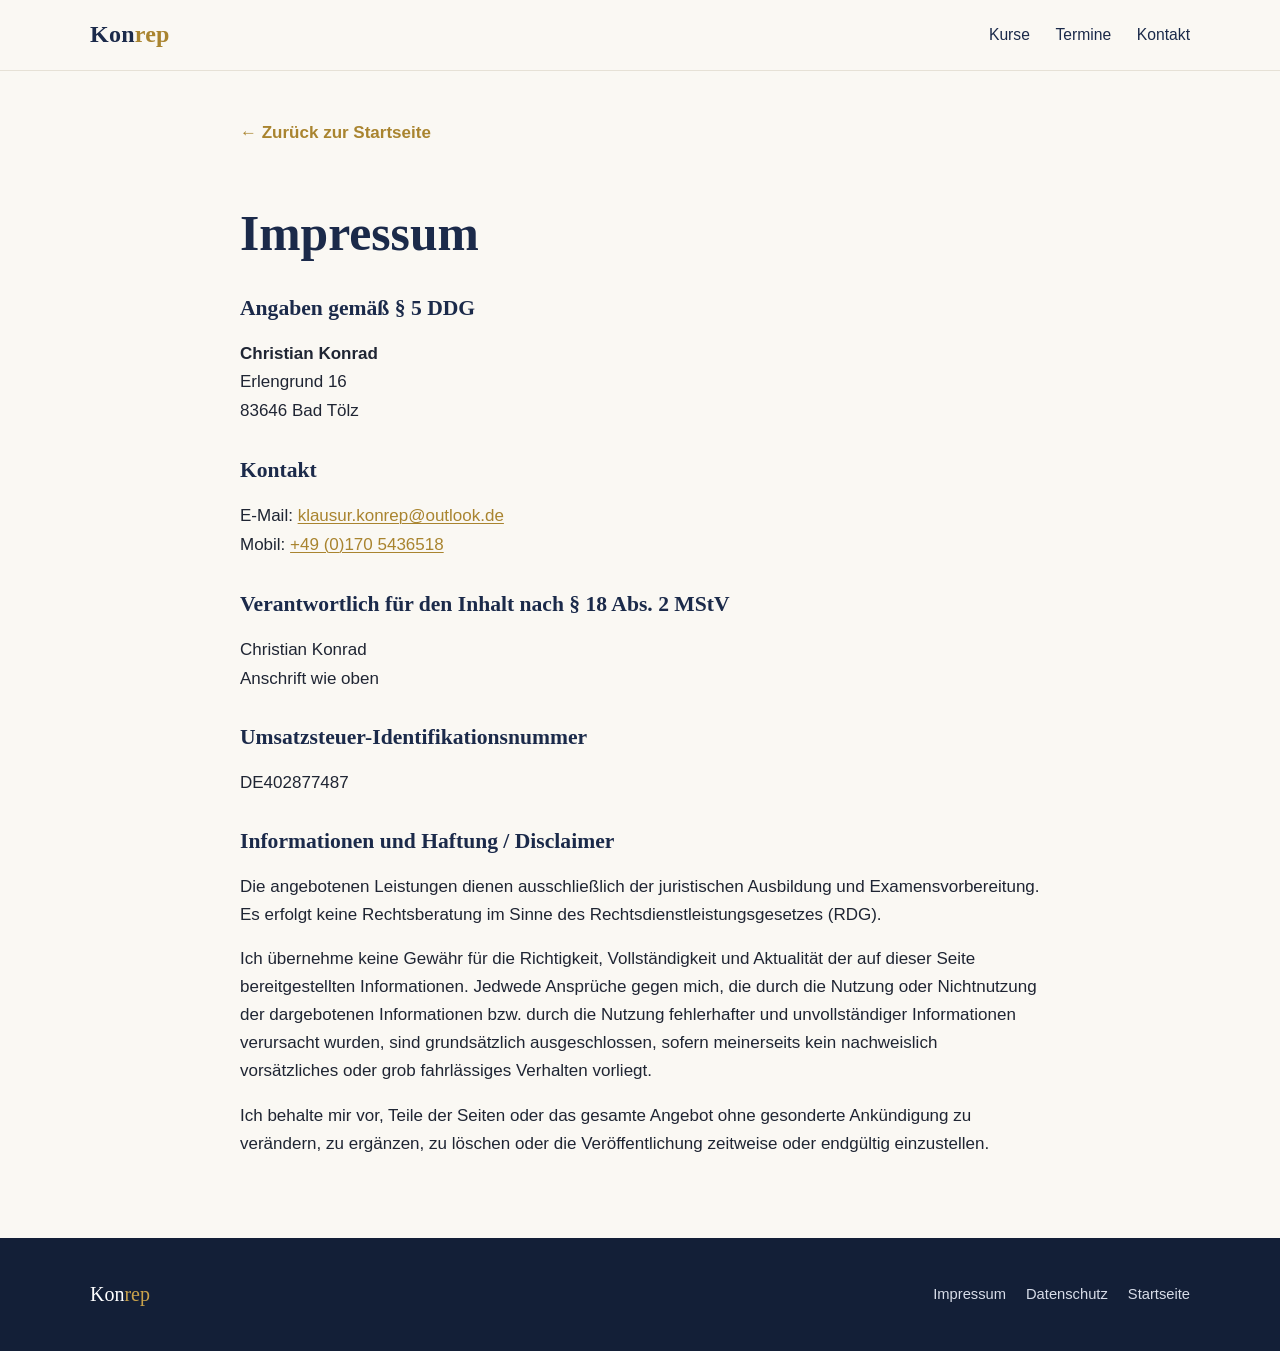
<file: impressum.html>
<!DOCTYPE html>
<html lang="de">
<head>
  <meta charset="UTF-8">
  <meta name="viewport" content="width=device-width, initial-scale=1.0">
  <title>Impressum – Konrep | Christian Konrad</title>
  <meta name="description" content="Impressum der Website konrep.com – Christian Konrad, Repetitorium im Öffentlichen Recht.">
  <meta name="robots" content="noindex">
  <link rel="canonical" href="https://konrep.com/impressum.html">
  <link rel="icon" href="favicon.ico" sizes="any">
  <link rel="icon" href="favicon.svg" type="image/svg+xml">
  <link rel="apple-touch-icon" href="apple-touch-icon.png">
  <link rel="stylesheet" href="css/style.css">
</head>
<body>

  <header class="site-header">
    <nav class="nav container" aria-label="Hauptnavigation">
      <a href="index.html" class="brand">Kon<span>rep</span></a>
      <ul class="nav__links" id="nav-links" style="position:static;max-height:none;">
        <li><a href="index.html#kurse">Kurse</a></li>
        <li><a href="index.html#termine">Termine</a></li>
        <li><a href="index.html#kontakt">Kontakt</a></li>
      </ul>
    </nav>
  </header>

  <main class="legal">
    <div class="container">
      <a class="back-link" href="index.html">Zurück zur Startseite</a>
      <h1>Impressum</h1>

      <h2>Angaben gemäß § 5 DDG</h2>
      <address>
        <strong>Christian Konrad</strong><br>
        Erlengrund 16<br>
        83646 Bad Tölz
      </address>

      <h2>Kontakt</h2>
      <address>
        E-Mail: <a href="mailto:klausur.konrep@outlook.de">klausur.konrep@outlook.de</a><br>
        Mobil: <a href="tel:+491705436518">+49 (0)170 5436518</a>
      </address>

      <h2>Verantwortlich für den Inhalt nach § 18 Abs. 2 MStV</h2>
      <address>
        Christian Konrad<br>
        Anschrift wie oben
      </address>

      <h2>Umsatzsteuer-Identifikationsnummer</h2>
      <p>DE402877487</p>

      <h2>Informationen und Haftung / Disclaimer</h2>
      <p>Die angebotenen Leistungen dienen ausschließlich der juristischen Ausbildung und Examensvorbereitung. Es erfolgt keine Rechtsberatung im Sinne des Rechtsdienstleistungsgesetzes (RDG).</p>
      <p>Ich übernehme keine Gewähr für die Richtigkeit, Vollständigkeit und Aktualität der auf dieser Seite bereitgestellten Informationen. Jedwede Ansprüche gegen mich, die durch die Nutzung oder Nichtnutzung der dargebotenen Informationen bzw. durch die Nutzung fehlerhafter und unvollständiger Informationen verursacht wurden, sind grundsätzlich ausgeschlossen, sofern meinerseits kein nachweislich vorsätzliches oder grob fahrlässiges Verhalten vorliegt.</p>
      <p>Ich behalte mir vor, Teile der Seiten oder das gesamte Angebot ohne gesonderte Ankündigung zu verändern, zu ergänzen, zu löschen oder die Veröffentlichung zeitweise oder endgültig einzustellen.</p>
    </div>
  </main>

  <footer class="site-footer">
    <div class="container footer__grid">
      <div class="footer__brand">Kon<span>rep</span></div>
      <nav class="footer__links" aria-label="Rechtliches">
        <a href="impressum.html">Impressum</a>
        <a href="datenschutz.html">Datenschutz</a>
        <a href="index.html">Startseite</a>
      </nav>
    </div>
  </footer>

</body>
</html>
</file>
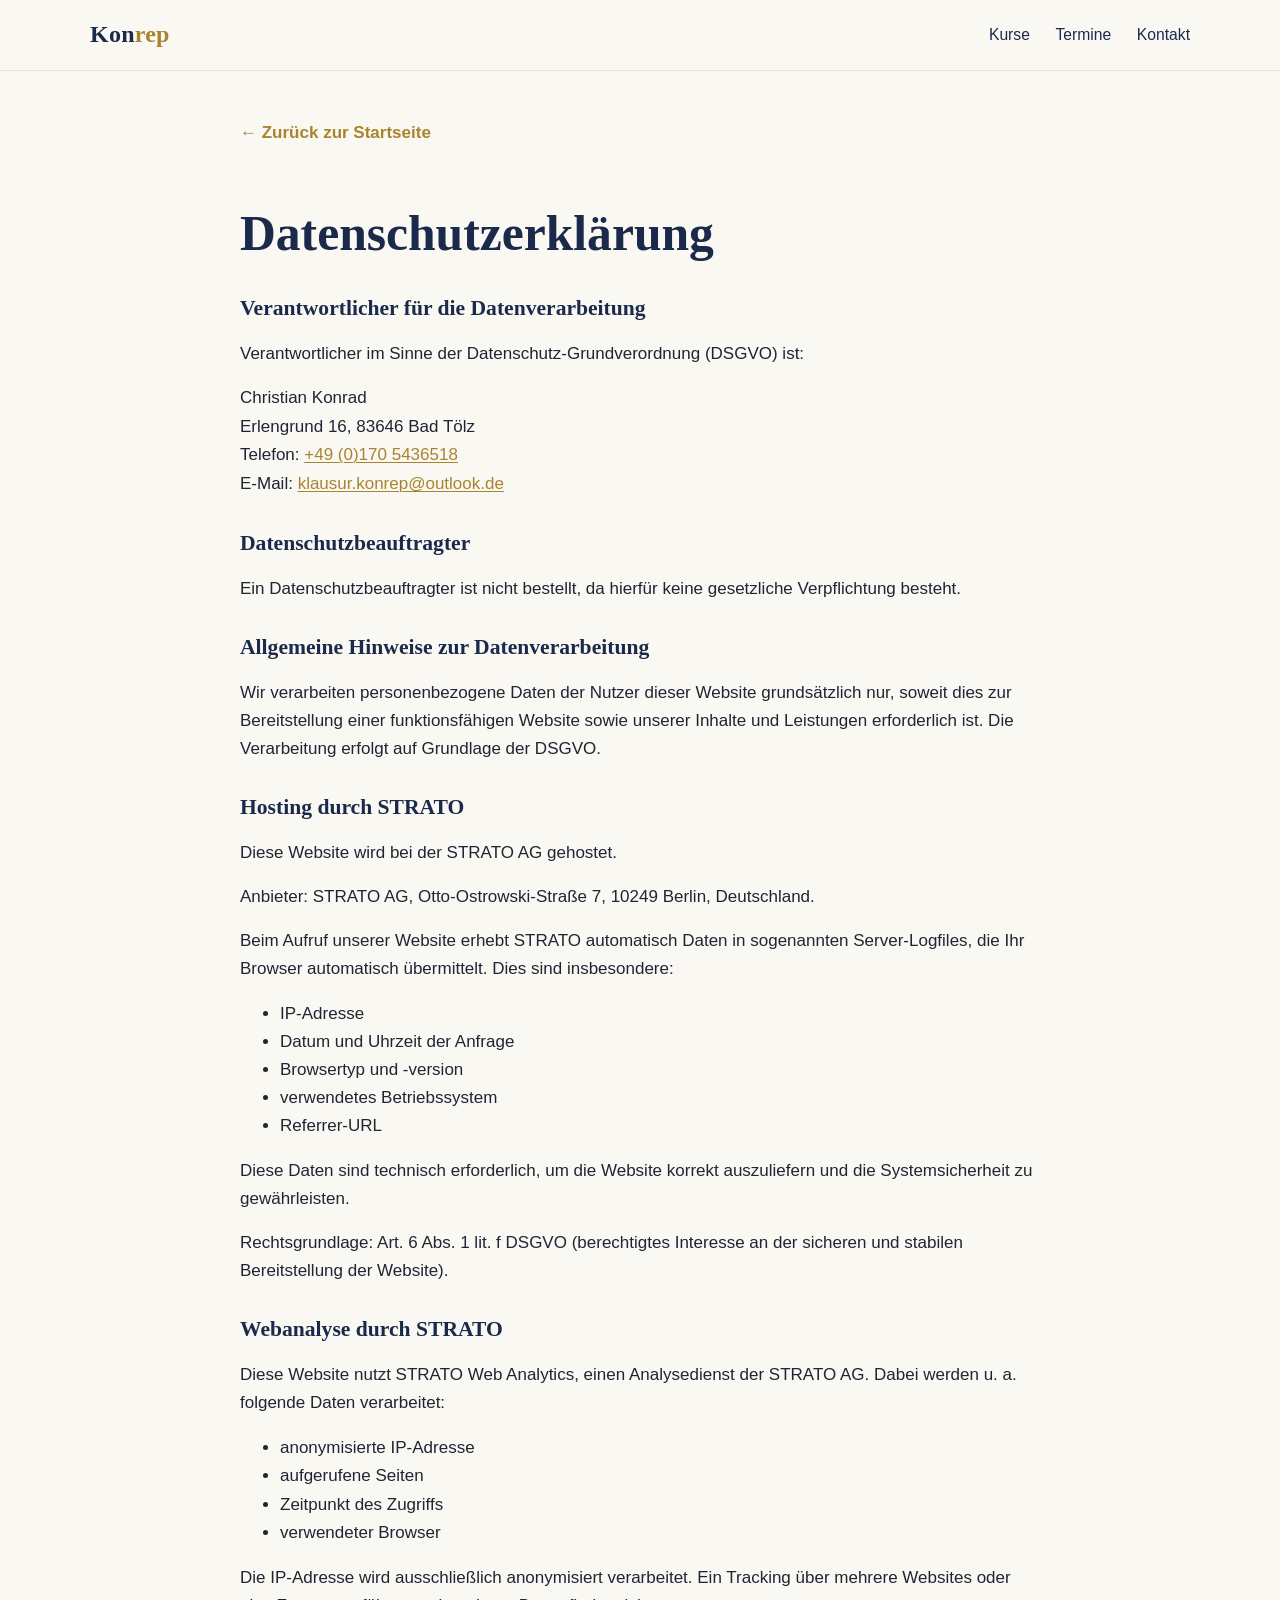
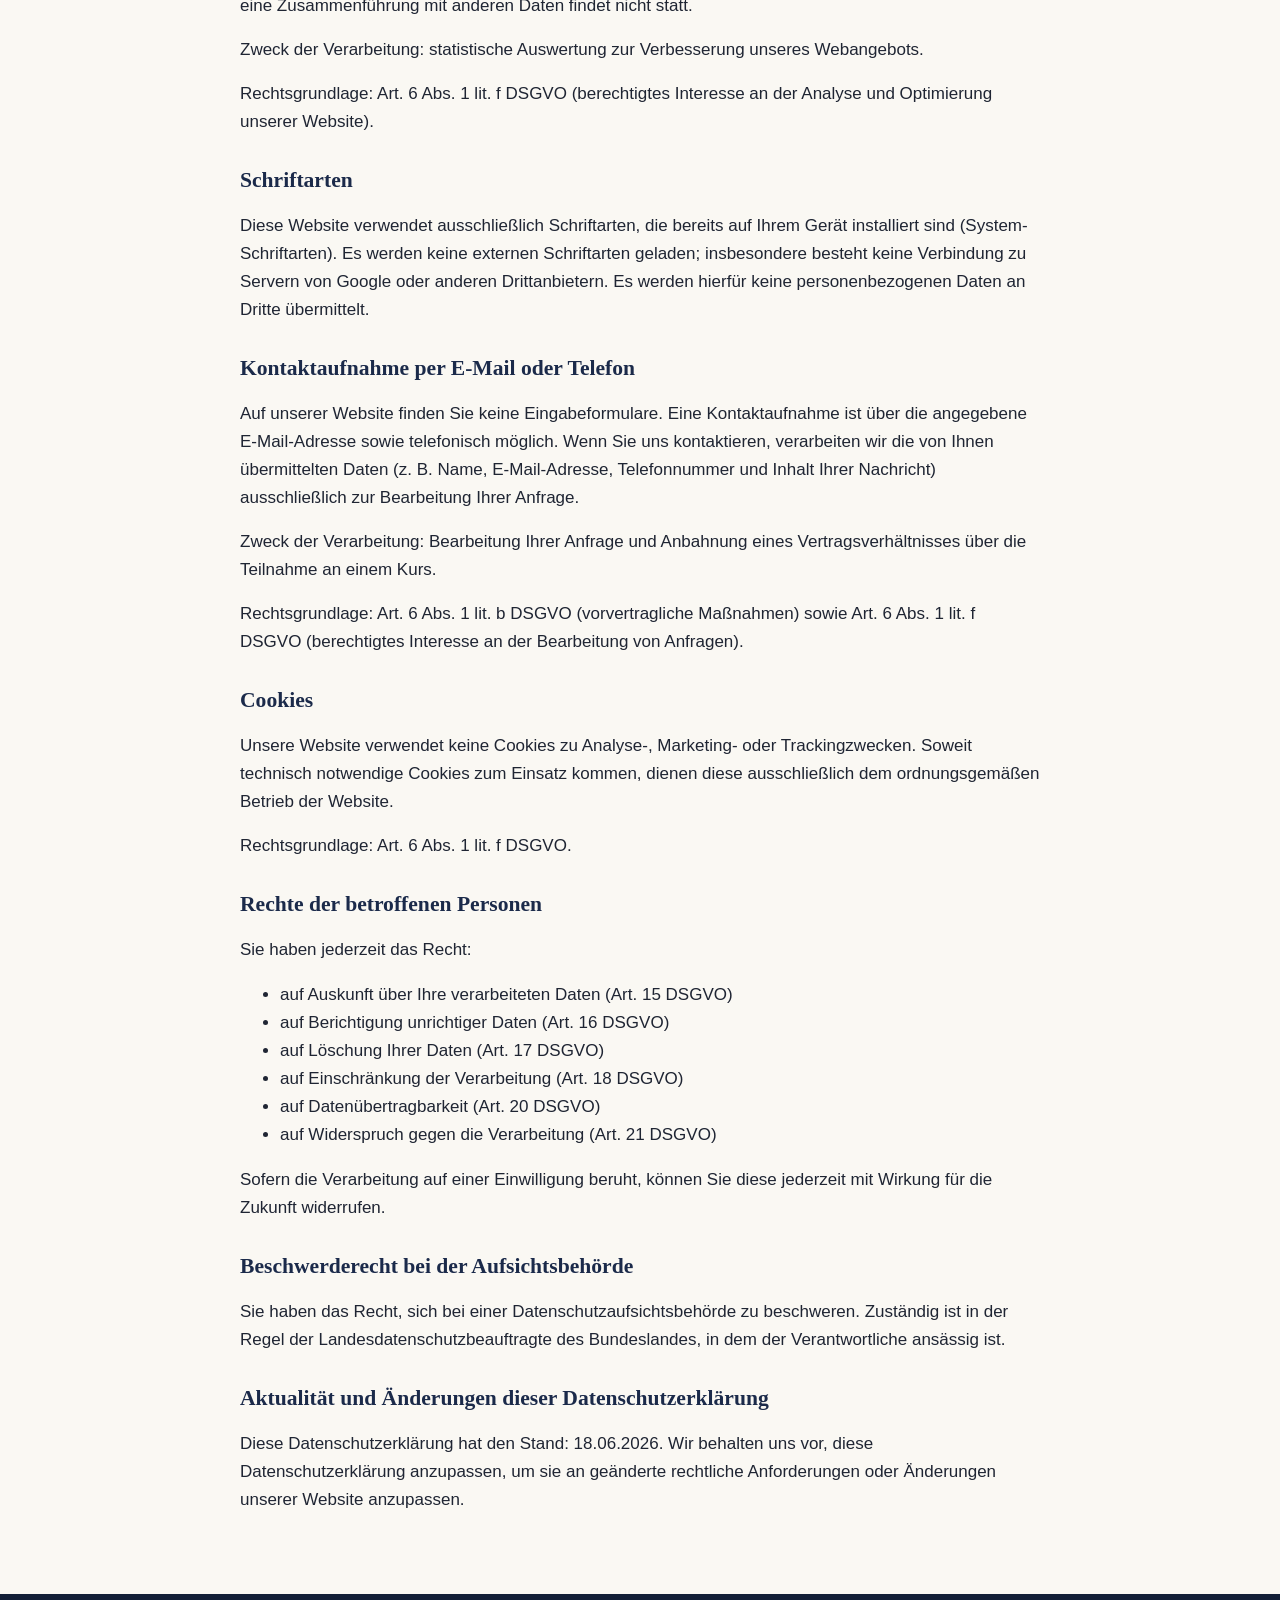
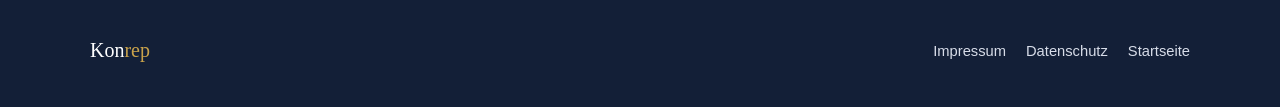
<file: src/datenschutz.html>
<!DOCTYPE html>
<html lang="de">
<head>
  <meta charset="UTF-8">
  <meta name="viewport" content="width=device-width, initial-scale=1.0">
  <title>Datenschutzerklärung – Konrep | Christian Konrad</title>
  <meta name="description" content="Datenschutzerklärung der Website konrep.com – Christian Konrad, Repetitorium im Öffentlichen Recht.">
  <meta name="robots" content="noindex">
  <link rel="canonical" href="https://konrep.com/datenschutz.html">
  <link rel="icon" href="favicon.svg" type="image/svg+xml">
  <link rel="stylesheet" href="css/style.css">
</head>
<body>

  <header class="site-header">
    <nav class="nav container" aria-label="Hauptnavigation">
      <a href="index.html" class="brand">Kon<span>rep</span></a>
      <ul class="nav__links" id="nav-links" style="position:static;max-height:none;">
        <li><a href="index.html#kurse">Kurse</a></li>
        <li><a href="index.html#termine">Termine</a></li>
        <li><a href="index.html#kontakt">Kontakt</a></li>
      </ul>
    </nav>
  </header>

  <main class="legal">
    <div class="container">
      <a class="back-link" href="index.html">Zurück zur Startseite</a>
      <h1>Datenschutzerklärung</h1>

      <h2>Verantwortlicher für die Datenverarbeitung</h2>
      <p>Verantwortlicher im Sinne der Datenschutz-Grundverordnung (DSGVO) ist:</p>
      <address>
        Christian Konrad<br>
        Erlengrund 16, 83646 Bad Tölz<br>
        Telefon: <a href="tel:+491705436518">+49 (0)170 5436518</a><br>
        E-Mail: <a href="mailto:klausur.konrep@outlook.de">klausur.konrep@outlook.de</a>
      </address>

      <h2>Datenschutzbeauftragter</h2>
      <p>Ein Datenschutzbeauftragter ist nicht bestellt, da hierfür keine gesetzliche Verpflichtung besteht.</p>

      <h2>Allgemeine Hinweise zur Datenverarbeitung</h2>
      <p>Wir verarbeiten personenbezogene Daten der Nutzer dieser Website grundsätzlich nur, soweit dies zur Bereitstellung einer funktionsfähigen Website sowie unserer Inhalte und Leistungen erforderlich ist. Die Verarbeitung erfolgt auf Grundlage der DSGVO.</p>

      <h2>Hosting durch STRATO</h2>
      <p>Diese Website wird bei der STRATO AG gehostet.</p>
      <p>Anbieter: STRATO AG, Otto-Ostrowski-Straße 7, 10249 Berlin, Deutschland.</p>
      <p>Beim Aufruf unserer Website erhebt STRATO automatisch Daten in sogenannten Server-Logfiles, die Ihr Browser automatisch übermittelt. Dies sind insbesondere:</p>
      <ul>
        <li>IP-Adresse</li>
        <li>Datum und Uhrzeit der Anfrage</li>
        <li>Browsertyp und -version</li>
        <li>verwendetes Betriebssystem</li>
        <li>Referrer-URL</li>
      </ul>
      <p>Diese Daten sind technisch erforderlich, um die Website korrekt auszuliefern und die Systemsicherheit zu gewährleisten.</p>
      <p>Rechtsgrundlage: Art. 6 Abs. 1 lit. f DSGVO (berechtigtes Interesse an der sicheren und stabilen Bereitstellung der Website).</p>

      <h2>Webanalyse durch STRATO</h2>
      <p>Diese Website nutzt STRATO Web Analytics, einen Analysedienst der STRATO AG. Dabei werden u. a. folgende Daten verarbeitet:</p>
      <ul>
        <li>anonymisierte IP-Adresse</li>
        <li>aufgerufene Seiten</li>
        <li>Zeitpunkt des Zugriffs</li>
        <li>verwendeter Browser</li>
      </ul>
      <p>Die IP-Adresse wird ausschließlich anonymisiert verarbeitet. Ein Tracking über mehrere Websites oder eine Zusammenführung mit anderen Daten findet nicht statt.</p>
      <p>Zweck der Verarbeitung: statistische Auswertung zur Verbesserung unseres Webangebots.</p>
      <p>Rechtsgrundlage: Art. 6 Abs. 1 lit. f DSGVO (berechtigtes Interesse an der Analyse und Optimierung unserer Website).</p>

      <h2>Schriftarten</h2>
      <p>Diese Website verwendet ausschließlich Schriftarten, die bereits auf Ihrem Gerät installiert sind (System-Schriftarten). Es werden keine externen Schriftarten geladen; insbesondere besteht keine Verbindung zu Servern von Google oder anderen Drittanbietern. Es werden hierfür keine personenbezogenen Daten an Dritte übermittelt.</p>

      <h2>Kontaktaufnahme per E-Mail oder Telefon</h2>
      <p>Auf unserer Website finden Sie keine Eingabeformulare. Eine Kontaktaufnahme ist über die angegebene E-Mail-Adresse sowie telefonisch möglich. Wenn Sie uns kontaktieren, verarbeiten wir die von Ihnen übermittelten Daten (z. B. Name, E-Mail-Adresse, Telefonnummer und Inhalt Ihrer Nachricht) ausschließlich zur Bearbeitung Ihrer Anfrage.</p>
      <p>Zweck der Verarbeitung: Bearbeitung Ihrer Anfrage und Anbahnung eines Vertragsverhältnisses über die Teilnahme an einem Kurs.</p>
      <p>Rechtsgrundlage: Art. 6 Abs. 1 lit. b DSGVO (vorvertragliche Maßnahmen) sowie Art. 6 Abs. 1 lit. f DSGVO (berechtigtes Interesse an der Bearbeitung von Anfragen).</p>

      <h2>Cookies</h2>
      <p>Unsere Website verwendet keine Cookies zu Analyse-, Marketing- oder Trackingzwecken. Soweit technisch notwendige Cookies zum Einsatz kommen, dienen diese ausschließlich dem ordnungsgemäßen Betrieb der Website.</p>
      <p>Rechtsgrundlage: Art. 6 Abs. 1 lit. f DSGVO.</p>

      <h2>Rechte der betroffenen Personen</h2>
      <p>Sie haben jederzeit das Recht:</p>
      <ul>
        <li>auf Auskunft über Ihre verarbeiteten Daten (Art. 15 DSGVO)</li>
        <li>auf Berichtigung unrichtiger Daten (Art. 16 DSGVO)</li>
        <li>auf Löschung Ihrer Daten (Art. 17 DSGVO)</li>
        <li>auf Einschränkung der Verarbeitung (Art. 18 DSGVO)</li>
        <li>auf Datenübertragbarkeit (Art. 20 DSGVO)</li>
        <li>auf Widerspruch gegen die Verarbeitung (Art. 21 DSGVO)</li>
      </ul>
      <p>Sofern die Verarbeitung auf einer Einwilligung beruht, können Sie diese jederzeit mit Wirkung für die Zukunft widerrufen.</p>

      <h2>Beschwerderecht bei der Aufsichtsbehörde</h2>
      <p>Sie haben das Recht, sich bei einer Datenschutzaufsichtsbehörde zu beschweren. Zuständig ist in der Regel der Landesdatenschutzbeauftragte des Bundeslandes, in dem der Verantwortliche ansässig ist.</p>

      <h2>Aktualität und Änderungen dieser Datenschutzerklärung</h2>
      <p>Diese Datenschutzerklärung hat den Stand: 18.06.2026. Wir behalten uns vor, diese Datenschutzerklärung anzupassen, um sie an geänderte rechtliche Anforderungen oder Änderungen unserer Website anzupassen.</p>
    </div>
  </main>

  <footer class="site-footer">
    <div class="container footer__grid">
      <div class="footer__brand">Kon<span>rep</span></div>
      <nav class="footer__links" aria-label="Rechtliches">
        <a href="impressum.html">Impressum</a>
        <a href="datenschutz.html">Datenschutz</a>
        <a href="index.html">Startseite</a>
      </nav>
    </div>
  </footer>

</body>
</html>
</file>
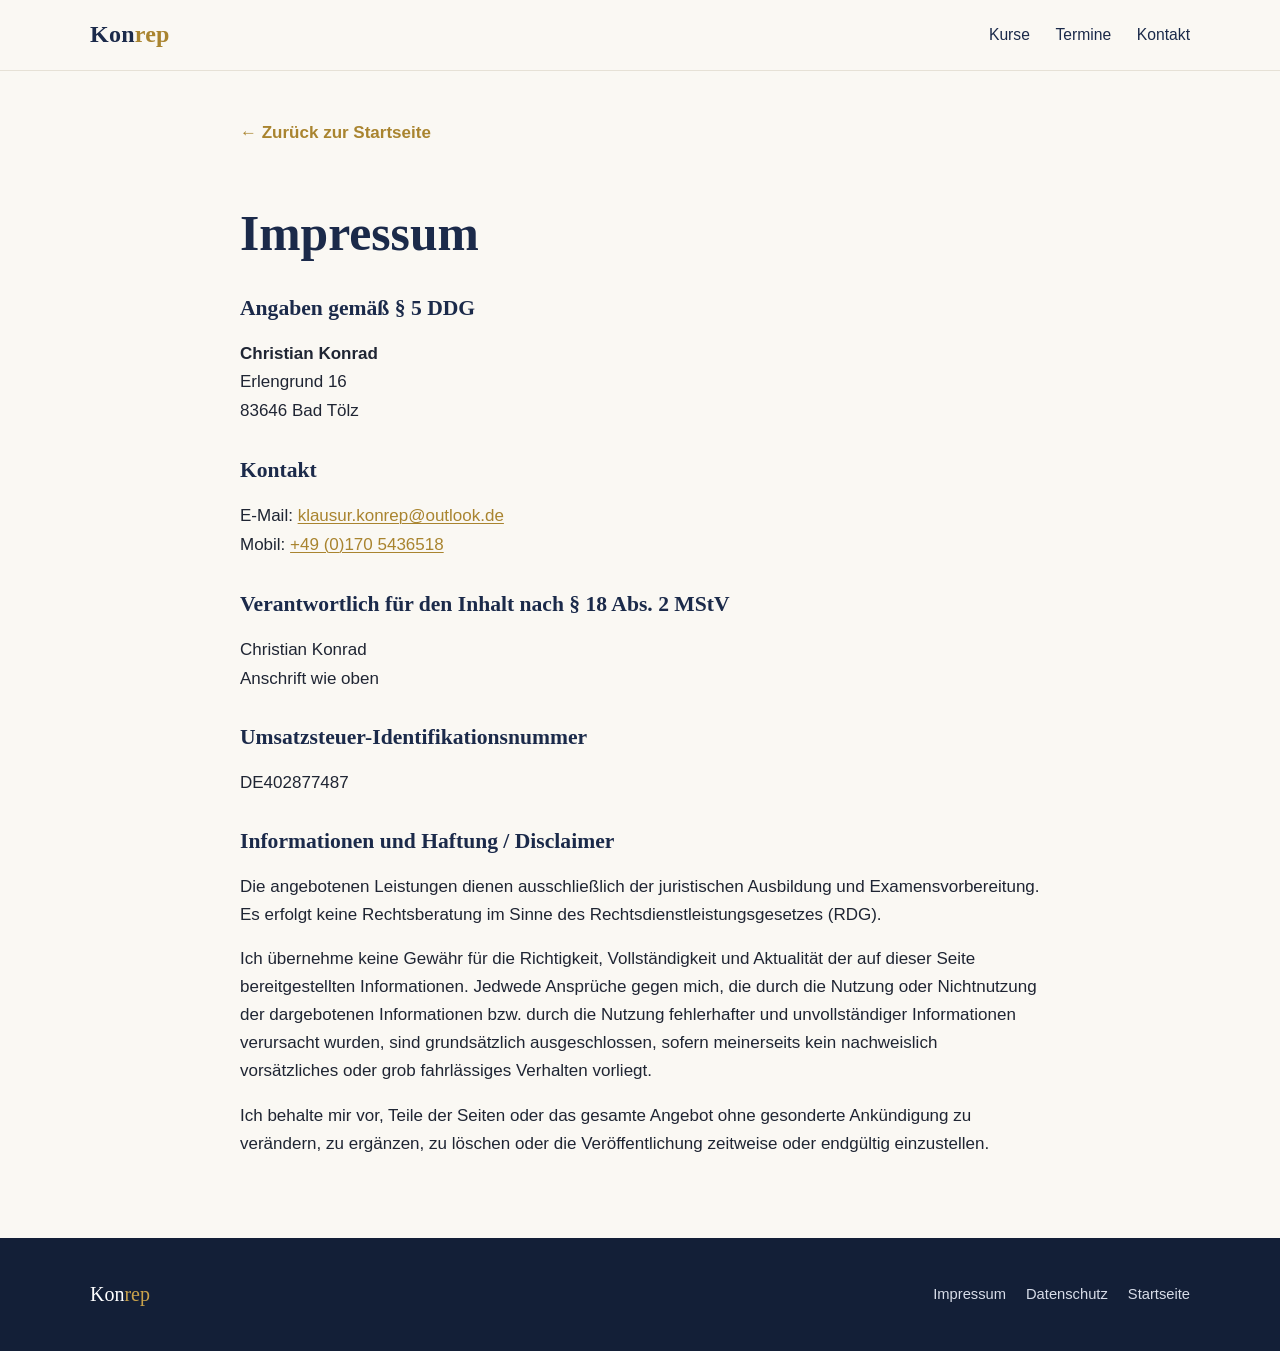
<file: src/impressum.html>
<!DOCTYPE html>
<html lang="de">
<head>
  <meta charset="UTF-8">
  <meta name="viewport" content="width=device-width, initial-scale=1.0">
  <title>Impressum – Konrep | Christian Konrad</title>
  <meta name="description" content="Impressum der Website konrep.com – Christian Konrad, Repetitorium im Öffentlichen Recht.">
  <meta name="robots" content="noindex">
  <link rel="canonical" href="https://konrep.com/impressum.html">
  <link rel="icon" href="favicon.svg" type="image/svg+xml">
  <link rel="stylesheet" href="css/style.css">
</head>
<body>

  <header class="site-header">
    <nav class="nav container" aria-label="Hauptnavigation">
      <a href="index.html" class="brand">Kon<span>rep</span></a>
      <ul class="nav__links" id="nav-links" style="position:static;max-height:none;">
        <li><a href="index.html#kurse">Kurse</a></li>
        <li><a href="index.html#termine">Termine</a></li>
        <li><a href="index.html#kontakt">Kontakt</a></li>
      </ul>
    </nav>
  </header>

  <main class="legal">
    <div class="container">
      <a class="back-link" href="index.html">Zurück zur Startseite</a>
      <h1>Impressum</h1>

      <h2>Angaben gemäß § 5 DDG</h2>
      <address>
        <strong>Christian Konrad</strong><br>
        Erlengrund 16<br>
        83646 Bad Tölz
      </address>

      <h2>Kontakt</h2>
      <address>
        E-Mail: <a href="mailto:klausur.konrep@outlook.de">klausur.konrep@outlook.de</a><br>
        Mobil: <a href="tel:+491705436518">+49 (0)170 5436518</a>
      </address>

      <h2>Verantwortlich für den Inhalt nach § 18 Abs. 2 MStV</h2>
      <address>
        Christian Konrad<br>
        Anschrift wie oben
      </address>

      <h2>Umsatzsteuer-Identifikationsnummer</h2>
      <p>DE402877487</p>

      <h2>Informationen und Haftung / Disclaimer</h2>
      <p>Die angebotenen Leistungen dienen ausschließlich der juristischen Ausbildung und Examensvorbereitung. Es erfolgt keine Rechtsberatung im Sinne des Rechtsdienstleistungsgesetzes (RDG).</p>
      <p>Ich übernehme keine Gewähr für die Richtigkeit, Vollständigkeit und Aktualität der auf dieser Seite bereitgestellten Informationen. Jedwede Ansprüche gegen mich, die durch die Nutzung oder Nichtnutzung der dargebotenen Informationen bzw. durch die Nutzung fehlerhafter und unvollständiger Informationen verursacht wurden, sind grundsätzlich ausgeschlossen, sofern meinerseits kein nachweislich vorsätzliches oder grob fahrlässiges Verhalten vorliegt.</p>
      <p>Ich behalte mir vor, Teile der Seiten oder das gesamte Angebot ohne gesonderte Ankündigung zu verändern, zu ergänzen, zu löschen oder die Veröffentlichung zeitweise oder endgültig einzustellen.</p>
    </div>
  </main>

  <footer class="site-footer">
    <div class="container footer__grid">
      <div class="footer__brand">Kon<span>rep</span></div>
      <nav class="footer__links" aria-label="Rechtliches">
        <a href="impressum.html">Impressum</a>
        <a href="datenschutz.html">Datenschutz</a>
        <a href="index.html">Startseite</a>
      </nav>
    </div>
  </footer>

</body>
</html>
</file>
<file: css/style.css>
/* =========================================================================
   Konrep – Stylesheet
   Designrichtung: klassisch-seriös (Dunkelblau + Gold, Serifen-Überschriften)
   Mobile-first, responsive. Keine externen Ressourcen (System-Fonts).
   ========================================================================= */

/* ---- Design-Tokens -------------------------------------------------------- */
:root {
  --navy:        #1b2a4a;   /* Primärfarbe */
  --navy-dark:   #131f37;
  --navy-soft:   #2a3c61;
  --gold:        #c9a24b;   /* Akzent */
  --gold-dark:   #a9842f;
  --cream:       #faf8f3;   /* Seitenhintergrund */
  --cream-card:  #ffffff;
  --ink:         #1f2533;   /* Fließtext */
  --ink-soft:    #515a6b;
  --line:        #e6e1d6;

  --serif: Georgia, "Times New Roman", "Iowan Old Style", serif;
  --sans:  -apple-system, BlinkMacSystemFont, "Segoe UI", Roboto, Helvetica, Arial, sans-serif;

  --maxw: 1100px;
  --radius: 10px;
  --shadow: 0 6px 24px rgba(27, 42, 74, 0.08);
  --shadow-hover: 0 10px 32px rgba(27, 42, 74, 0.16);
}

/* ---- Reset / Basis -------------------------------------------------------- */
*, *::before, *::after { box-sizing: border-box; }

html { scroll-behavior: smooth; scroll-padding-top: 80px; }

body {
  margin: 0;
  font-family: var(--sans);
  font-size: 1.0625rem;
  line-height: 1.65;
  color: var(--ink);
  background: var(--cream);
  -webkit-font-smoothing: antialiased;
}

h1, h2, h3 { font-family: var(--serif); line-height: 1.2; color: var(--navy); font-weight: 700; }
h1 { font-size: clamp(2rem, 5vw, 3.1rem); }
h2 { font-size: clamp(1.6rem, 3.5vw, 2.3rem); }
h3 { font-size: 1.25rem; }

p { margin: 0 0 1rem; }
a { color: var(--gold-dark); text-decoration-thickness: 1px; text-underline-offset: 2px; }
a:hover { color: var(--navy); }

img, svg { max-width: 100%; display: block; }

/* ---- Layout-Helfer -------------------------------------------------------- */
.container { width: min(100% - 2.5rem, var(--maxw)); margin-inline: auto; }

.section { padding: 4rem 0; }
.section--alt { background: #f3efe6; }

.section__head { max-width: 720px; margin-bottom: 2.25rem; }
.eyebrow {
  display: inline-block;
  font-family: var(--sans);
  font-size: 0.8rem;
  letter-spacing: 0.18em;
  text-transform: uppercase;
  color: var(--gold-dark);
  font-weight: 700;
  margin-bottom: 0.6rem;
}
.lead { font-size: 1.15rem; color: var(--ink-soft); }

/* ---- Buttons -------------------------------------------------------------- */
.btn {
  display: inline-block;
  font-family: var(--sans);
  font-weight: 600;
  font-size: 1rem;
  padding: 0.8rem 1.6rem;
  border-radius: 999px;
  text-decoration: none;
  border: 2px solid transparent;
  cursor: pointer;
  transition: transform .15s ease, background .15s ease, color .15s ease, border-color .15s ease;
}
.btn:hover { transform: translateY(-2px); }
.btn--primary { background: var(--gold); color: var(--navy-dark); }
.btn--primary:hover { background: var(--gold-dark); color: #fff; }
.btn--ghost { background: transparent; color: var(--navy); border-color: var(--navy); }
.btn--ghost:hover { background: var(--navy); color: #fff; }
.btn--on-dark { background: var(--gold); color: var(--navy-dark); }
.btn--on-dark:hover { background: #fff; color: var(--navy-dark); }

/* ---- Header / Navigation -------------------------------------------------- */
.site-header {
  position: sticky; top: 0; z-index: 100;
  background: rgba(250, 248, 243, 0.92);
  backdrop-filter: saturate(160%) blur(8px);
  border-bottom: 1px solid var(--line);
}
.nav { display: flex; align-items: center; justify-content: space-between; height: 70px; }
.brand {
  font-family: var(--serif);
  font-weight: 700;
  font-size: 1.5rem;
  color: var(--navy);
  text-decoration: none;
  letter-spacing: 0.01em;
}
.brand span { color: var(--gold-dark); }

.nav__links { display: flex; gap: 1.6rem; list-style: none; margin: 0; padding: 0; align-items: center; }
.nav__links a {
  color: var(--navy);
  text-decoration: none;
  font-weight: 500;
  font-size: 0.98rem;
  padding: 0.25rem 0;
  border-bottom: 2px solid transparent;
}
.nav__links a:hover { border-bottom-color: var(--gold); }

.nav__toggle {
  display: none;
  background: none; border: 0; cursor: pointer;
  width: 44px; height: 44px; padding: 8px;
}
.nav__toggle span {
  display: block; height: 2px; background: var(--navy); border-radius: 2px;
  margin: 5px 0; transition: transform .2s, opacity .2s;
}

/* ---- Hero ----------------------------------------------------------------- */
.hero {
  position: relative;
  background:
    radial-gradient(900px 500px at 85% -10%, var(--navy-soft), transparent 60%),
    linear-gradient(160deg, var(--navy) 0%, var(--navy-dark) 100%);
  color: #f4f1ea;
  overflow: hidden;
}
.hero__inner { display: grid; gap: 2.5rem; align-items: center; padding: 4rem 0 4.5rem; }
.hero h1 { color: #fff; margin: 0 0 1rem; }
.hero p { color: #d7dce8; font-size: 1.2rem; max-width: 46ch; }
.hero__role { color: var(--gold); font-weight: 600; letter-spacing: .04em; }
.hero__cta { display: flex; flex-wrap: wrap; gap: 0.9rem; margin-top: 1.8rem; }
.hero__art {
  color: var(--gold);
  width: clamp(150px, 40vw, 230px);
  justify-self: center;
  opacity: 0.95;
  filter: drop-shadow(0 8px 18px rgba(0,0,0,.25));
}

/* ---- Über mich ------------------------------------------------------------ */
.about { display: grid; gap: 2.5rem; align-items: start; }
.about__photo {
  border-radius: var(--radius);
  box-shadow: var(--shadow);
  border: 4px solid #fff;
  display: block;
  width: 100%;
  max-width: 340px;
  height: auto;            /* Seitenverhältnis beibehalten (verhindert Verzerrung) */
  aspect-ratio: 800 / 931; /* Fallback, falls die Höhe doch begrenzt wird */
  object-fit: cover;       /* notfalls beschneiden statt verzerren */
  margin-inline: auto;
}
.about__facts { list-style: none; margin: 1.5rem 0 0; padding: 0; }
.about__facts li { position: relative; padding-left: 1.6rem; margin-bottom: 0.6rem; color: var(--ink-soft); }
.about__facts li::before { content: "§"; position: absolute; left: 0; color: var(--gold-dark); font-weight: 700; font-family: var(--serif); }

/* ---- Kurse ---------------------------------------------------------------- */
.courses { display: grid; gap: 1.75rem; }
.course-card {
  background: var(--cream-card);
  border: 1px solid var(--line);
  border-radius: var(--radius);
  box-shadow: var(--shadow);
  padding: 2rem;
  display: flex;
  flex-direction: column;
}
.course-card__badge {
  align-self: flex-start;
  background: var(--navy);
  color: #fff;
  font-size: 0.78rem;
  letter-spacing: .08em;
  text-transform: uppercase;
  font-weight: 700;
  padding: 0.35rem 0.8rem;
  border-radius: 999px;
  margin-bottom: 1rem;
}
.course-card h3 { margin: 0 0 0.25rem; }
.course-block { padding: 1.1rem 0; border-top: 1px solid var(--line); }
.course-block:first-of-type { border-top: 0; }
.course-block h4 { margin: 0 0 0.4rem; font-family: var(--sans); font-size: 1.05rem; color: var(--navy); }
.course-block ul { margin: 0.4rem 0 0.8rem; padding-left: 1.1rem; color: var(--ink-soft); }
.course-block li { margin-bottom: 0.25rem; }
.price { font-family: var(--serif); font-size: 1.35rem; color: var(--navy); font-weight: 700; }
.price small { font-family: var(--sans); font-size: 0.85rem; font-weight: 400; color: var(--ink-soft); }
.course-card .btn { margin-top: auto; align-self: flex-start; }

/* ---- Termine -------------------------------------------------------------- */
.termine-list { display: grid; gap: 1rem; }
.termin {
  display: grid;
  grid-template-columns: minmax(120px, 170px) 1fr auto;
  gap: 0.75rem 1.25rem;
  align-items: start;
  background: var(--cream-card);
  border: 1px solid var(--line);
  border-left: 4px solid var(--gold);
  border-radius: var(--radius);
  padding: 1.2rem 1.4rem;
  box-shadow: var(--shadow);
}
.termin--geplant { border-left-color: var(--navy-soft); background: #f6f7fa; }
.termin__date {
  font-family: var(--serif);
  color: var(--navy);
  font-weight: 700;
  font-size: 1.05rem;
  line-height: 1.3;
}
.termin__time { font-size: 0.88rem; color: var(--ink-soft); margin-top: 0.2rem; }
.termin__title { font-weight: 600; color: var(--ink); }
.termin__meta { font-size: 0.9rem; color: var(--ink-soft); margin-top: 0.15rem; }
.termin__details {
  margin: 0.6rem 0 0;
  padding-left: 1.05rem;
  font-size: 0.92rem;
  color: var(--ink-soft);
}
.termin__details li { margin-bottom: 0.2rem; }
.termin__action {
  display: flex;
  flex-direction: column;
  align-items: flex-end;
  gap: 0.6rem;
}
.termin__btn { padding: 0.5rem 1rem; font-size: 0.9rem; white-space: nowrap; }
.status {
  font-size: 0.82rem;
  font-weight: 700;
  padding: 0.3rem 0.75rem;
  border-radius: 999px;
  white-space: nowrap;
  text-align: center;
}
.status--frei        { background: #e7f3ea; color: #1f7a44; }
.status--warteliste  { background: #fbf3e0; color: #9a6a12; }
.status--ausgebucht  { background: #f4e7e7; color: #9a2c2c; }
.status--geplant     { background: #e8ecf5; color: #2a3c61; }
.status--beendet     { background: #ececec; color: #6b6b6b; }
.btn.btn--disabled,
.btn.btn--disabled:hover {
  background: transparent;
  color: #9a9a9a;
  border-color: #c8c8c8;
  cursor: not-allowed;
  transform: none;
}
.termin--beendet { border-left-color: #c8c8c8; }
.termin--beendet .termin__title,
.termin--beendet .termin__date { color: var(--ink-soft); }
.termine-note { color: var(--ink-soft); font-size: 0.95rem; margin-top: 1.25rem; }

/* ---- Kontakt -------------------------------------------------------------- */
.contact {
  background: linear-gradient(160deg, var(--navy) 0%, var(--navy-dark) 100%);
  color: #eef1f7;
  border-radius: var(--radius);
  padding: 3rem 2rem;
  text-align: center;
}
.contact h2 { color: #fff; }
.contact p { color: #cdd4e3; max-width: 52ch; margin-inline: auto; }
.contact__actions { display: flex; flex-wrap: wrap; gap: 0.9rem; justify-content: center; margin-top: 1.6rem; }
.contact__phone { color: #fff; font-weight: 600; text-decoration: none; }
.contact__phone:hover { color: var(--gold); }

/* ---- Footer --------------------------------------------------------------- */
.site-footer {
  background: var(--navy-dark);
  color: #aeb7cb;
  padding: 2.5rem 0;
  font-size: 0.92rem;
}
.site-footer a { color: #d7dce8; text-decoration: none; }
.site-footer a:hover { color: var(--gold); }
.footer__grid { display: flex; flex-wrap: wrap; gap: 1rem 2rem; justify-content: space-between; align-items: center; }
.footer__links { display: flex; gap: 1.25rem; flex-wrap: wrap; }
.footer__brand { font-family: var(--serif); font-size: 1.25rem; color: #fff; }
.footer__brand span { color: var(--gold); }

/* ---- Rechtsseiten (Impressum / Datenschutz) ------------------------------- */
.legal { padding: 3rem 0 4rem; }
.legal .container { max-width: 800px; }
.legal h1 { margin-bottom: 1.5rem; }
.legal h2 { font-size: 1.35rem; margin-top: 2rem; }
.legal address { font-style: normal; line-height: 1.7; }
.back-link { display: inline-block; margin-bottom: 1.5rem; font-weight: 600; text-decoration: none; }
.back-link::before { content: "← "; }

/* ---- Responsive ----------------------------------------------------------- */
@media (min-width: 720px) {
  .hero__inner { grid-template-columns: 1.4fr 1fr; }
  .hero__art { justify-self: end; }
  .about { grid-template-columns: 320px 1fr; }
  .courses { grid-template-columns: 1fr 1fr; }
}

@media (max-width: 719px) {
  .nav__toggle { display: block; }
  .nav__links {
    position: absolute;
    top: 70px; left: 0; right: 0;
    flex-direction: column;
    align-items: stretch;
    gap: 0;
    background: var(--cream);
    border-bottom: 1px solid var(--line);
    box-shadow: var(--shadow);
    max-height: 0;
    overflow: hidden;
    transition: max-height .25s ease;
  }
  .nav__links.is-open { max-height: 360px; }
  .nav__links li { border-top: 1px solid var(--line); }
  .nav__links a { display: block; padding: 0.9rem 1.25rem; }
  .nav__links a:hover { border-bottom-color: transparent; background: #f3efe6; }

  .termin { grid-template-columns: 1fr auto; }
  .termin__date-col { grid-column: 1 / -1; }
}

@media (prefers-reduced-motion: reduce) {
  html { scroll-behavior: auto; }
  .btn:hover { transform: none; }
}
</file>
<file: src/css/style.css>
/* =========================================================================
   Konrep – Stylesheet
   Designrichtung: klassisch-seriös (Dunkelblau + Gold, Serifen-Überschriften)
   Mobile-first, responsive. Keine externen Ressourcen (System-Fonts).
   ========================================================================= */

/* ---- Design-Tokens -------------------------------------------------------- */
:root {
  --navy:        #1b2a4a;   /* Primärfarbe */
  --navy-dark:   #131f37;
  --navy-soft:   #2a3c61;
  --gold:        #c9a24b;   /* Akzent */
  --gold-dark:   #a9842f;
  --cream:       #faf8f3;   /* Seitenhintergrund */
  --cream-card:  #ffffff;
  --ink:         #1f2533;   /* Fließtext */
  --ink-soft:    #515a6b;
  --line:        #e6e1d6;

  --serif: Georgia, "Times New Roman", "Iowan Old Style", serif;
  --sans:  -apple-system, BlinkMacSystemFont, "Segoe UI", Roboto, Helvetica, Arial, sans-serif;

  --maxw: 1100px;
  --radius: 10px;
  --shadow: 0 6px 24px rgba(27, 42, 74, 0.08);
  --shadow-hover: 0 10px 32px rgba(27, 42, 74, 0.16);
}

/* ---- Reset / Basis -------------------------------------------------------- */
*, *::before, *::after { box-sizing: border-box; }

html { scroll-behavior: smooth; scroll-padding-top: 80px; }

body {
  margin: 0;
  font-family: var(--sans);
  font-size: 1.0625rem;
  line-height: 1.65;
  color: var(--ink);
  background: var(--cream);
  -webkit-font-smoothing: antialiased;
}

h1, h2, h3 { font-family: var(--serif); line-height: 1.2; color: var(--navy); font-weight: 700; }
h1 { font-size: clamp(2rem, 5vw, 3.1rem); }
h2 { font-size: clamp(1.6rem, 3.5vw, 2.3rem); }
h3 { font-size: 1.25rem; }

p { margin: 0 0 1rem; }
a { color: var(--gold-dark); text-decoration-thickness: 1px; text-underline-offset: 2px; }
a:hover { color: var(--navy); }

img, svg { max-width: 100%; display: block; }

/* ---- Layout-Helfer -------------------------------------------------------- */
.container { width: min(100% - 2.5rem, var(--maxw)); margin-inline: auto; }

.section { padding: 4rem 0; }
.section--alt { background: #f3efe6; }

.section__head { max-width: 720px; margin-bottom: 2.25rem; }
.eyebrow {
  display: inline-block;
  font-family: var(--sans);
  font-size: 0.8rem;
  letter-spacing: 0.18em;
  text-transform: uppercase;
  color: var(--gold-dark);
  font-weight: 700;
  margin-bottom: 0.6rem;
}
.lead { font-size: 1.15rem; color: var(--ink-soft); }

/* ---- Buttons -------------------------------------------------------------- */
.btn {
  display: inline-block;
  font-family: var(--sans);
  font-weight: 600;
  font-size: 1rem;
  padding: 0.8rem 1.6rem;
  border-radius: 999px;
  text-decoration: none;
  border: 2px solid transparent;
  cursor: pointer;
  transition: transform .15s ease, background .15s ease, color .15s ease, border-color .15s ease;
}
.btn:hover { transform: translateY(-2px); }
.btn--primary { background: var(--gold); color: var(--navy-dark); }
.btn--primary:hover { background: var(--gold-dark); color: #fff; }
.btn--ghost { background: transparent; color: var(--navy); border-color: var(--navy); }
.btn--ghost:hover { background: var(--navy); color: #fff; }
.btn--on-dark { background: var(--gold); color: var(--navy-dark); }
.btn--on-dark:hover { background: #fff; color: var(--navy-dark); }

/* ---- Header / Navigation -------------------------------------------------- */
.site-header {
  position: sticky; top: 0; z-index: 100;
  background: rgba(250, 248, 243, 0.92);
  backdrop-filter: saturate(160%) blur(8px);
  border-bottom: 1px solid var(--line);
}
.nav { display: flex; align-items: center; justify-content: space-between; height: 70px; }
.brand {
  font-family: var(--serif);
  font-weight: 700;
  font-size: 1.5rem;
  color: var(--navy);
  text-decoration: none;
  letter-spacing: 0.01em;
}
.brand span { color: var(--gold-dark); }

.nav__links { display: flex; gap: 1.6rem; list-style: none; margin: 0; padding: 0; align-items: center; }
.nav__links a {
  color: var(--navy);
  text-decoration: none;
  font-weight: 500;
  font-size: 0.98rem;
  padding: 0.25rem 0;
  border-bottom: 2px solid transparent;
}
.nav__links a:hover { border-bottom-color: var(--gold); }

.nav__toggle {
  display: none;
  background: none; border: 0; cursor: pointer;
  width: 44px; height: 44px; padding: 8px;
}
.nav__toggle span {
  display: block; height: 2px; background: var(--navy); border-radius: 2px;
  margin: 5px 0; transition: transform .2s, opacity .2s;
}

/* ---- Hero ----------------------------------------------------------------- */
.hero {
  position: relative;
  background:
    radial-gradient(900px 500px at 85% -10%, var(--navy-soft), transparent 60%),
    linear-gradient(160deg, var(--navy) 0%, var(--navy-dark) 100%);
  color: #f4f1ea;
  overflow: hidden;
}
.hero__inner { display: grid; gap: 2.5rem; align-items: center; padding: 4rem 0 4.5rem; }
.hero h1 { color: #fff; margin: 0 0 1rem; }
.hero p { color: #d7dce8; font-size: 1.2rem; max-width: 46ch; }
.hero__role { color: var(--gold); font-weight: 600; letter-spacing: .04em; }
.hero__cta { display: flex; flex-wrap: wrap; gap: 0.9rem; margin-top: 1.8rem; }
.hero__art {
  color: var(--gold);
  width: clamp(150px, 40vw, 230px);
  justify-self: center;
  opacity: 0.95;
  filter: drop-shadow(0 8px 18px rgba(0,0,0,.25));
}

/* ---- Über mich ------------------------------------------------------------ */
.about { display: grid; gap: 2.5rem; align-items: start; }
.about__photo {
  border-radius: var(--radius);
  box-shadow: var(--shadow);
  border: 4px solid #fff;
  width: 100%;
  max-width: 340px;
  margin-inline: auto;
}
.about__facts { list-style: none; margin: 1.5rem 0 0; padding: 0; }
.about__facts li { position: relative; padding-left: 1.6rem; margin-bottom: 0.6rem; color: var(--ink-soft); }
.about__facts li::before { content: "§"; position: absolute; left: 0; color: var(--gold-dark); font-weight: 700; font-family: var(--serif); }

/* ---- Kurse ---------------------------------------------------------------- */
.courses { display: grid; gap: 1.75rem; }
.course-card {
  background: var(--cream-card);
  border: 1px solid var(--line);
  border-radius: var(--radius);
  box-shadow: var(--shadow);
  padding: 2rem;
  display: flex;
  flex-direction: column;
}
.course-card__badge {
  align-self: flex-start;
  background: var(--navy);
  color: #fff;
  font-size: 0.78rem;
  letter-spacing: .08em;
  text-transform: uppercase;
  font-weight: 700;
  padding: 0.35rem 0.8rem;
  border-radius: 999px;
  margin-bottom: 1rem;
}
.course-card h3 { margin: 0 0 0.25rem; }
.course-block { padding: 1.1rem 0; border-top: 1px solid var(--line); }
.course-block:first-of-type { border-top: 0; }
.course-block h4 { margin: 0 0 0.4rem; font-family: var(--sans); font-size: 1.05rem; color: var(--navy); }
.course-block ul { margin: 0.4rem 0 0.8rem; padding-left: 1.1rem; color: var(--ink-soft); }
.course-block li { margin-bottom: 0.25rem; }
.price { font-family: var(--serif); font-size: 1.35rem; color: var(--navy); font-weight: 700; }
.price small { font-family: var(--sans); font-size: 0.85rem; font-weight: 400; color: var(--ink-soft); }
.course-card .btn { margin-top: auto; align-self: flex-start; }

/* ---- Termine -------------------------------------------------------------- */
.termine-list { display: grid; gap: 1rem; }
.termin {
  display: grid;
  grid-template-columns: auto 1fr auto;
  gap: 1rem 1.25rem;
  align-items: center;
  background: var(--cream-card);
  border: 1px solid var(--line);
  border-left: 4px solid var(--gold);
  border-radius: var(--radius);
  padding: 1.1rem 1.3rem;
  box-shadow: var(--shadow);
}
.termin__date {
  font-family: var(--serif);
  color: var(--navy);
  font-weight: 700;
  font-size: 1.05rem;
  white-space: nowrap;
}
.termin__title { font-weight: 600; color: var(--ink); }
.termin__meta { font-size: 0.9rem; color: var(--ink-soft); margin-top: 0.15rem; }
.status {
  font-size: 0.82rem;
  font-weight: 700;
  padding: 0.3rem 0.75rem;
  border-radius: 999px;
  white-space: nowrap;
  text-align: center;
}
.status--frei        { background: #e7f3ea; color: #1f7a44; }
.status--warteliste  { background: #fbf3e0; color: #9a6a12; }
.status--ausgebucht  { background: #f4e7e7; color: #9a2c2c; }
.termine-note { color: var(--ink-soft); font-size: 0.95rem; margin-top: 1.25rem; }

/* ---- Kontakt -------------------------------------------------------------- */
.contact {
  background: linear-gradient(160deg, var(--navy) 0%, var(--navy-dark) 100%);
  color: #eef1f7;
  border-radius: var(--radius);
  padding: 3rem 2rem;
  text-align: center;
}
.contact h2 { color: #fff; }
.contact p { color: #cdd4e3; max-width: 52ch; margin-inline: auto; }
.contact__actions { display: flex; flex-wrap: wrap; gap: 0.9rem; justify-content: center; margin-top: 1.6rem; }
.contact__phone { color: #fff; font-weight: 600; text-decoration: none; }
.contact__phone:hover { color: var(--gold); }

/* ---- Footer --------------------------------------------------------------- */
.site-footer {
  background: var(--navy-dark);
  color: #aeb7cb;
  padding: 2.5rem 0;
  font-size: 0.92rem;
}
.site-footer a { color: #d7dce8; text-decoration: none; }
.site-footer a:hover { color: var(--gold); }
.footer__grid { display: flex; flex-wrap: wrap; gap: 1rem 2rem; justify-content: space-between; align-items: center; }
.footer__links { display: flex; gap: 1.25rem; flex-wrap: wrap; }
.footer__brand { font-family: var(--serif); font-size: 1.25rem; color: #fff; }
.footer__brand span { color: var(--gold); }

/* ---- Rechtsseiten (Impressum / Datenschutz) ------------------------------- */
.legal { padding: 3rem 0 4rem; }
.legal .container { max-width: 800px; }
.legal h1 { margin-bottom: 1.5rem; }
.legal h2 { font-size: 1.35rem; margin-top: 2rem; }
.legal address { font-style: normal; line-height: 1.7; }
.back-link { display: inline-block; margin-bottom: 1.5rem; font-weight: 600; text-decoration: none; }
.back-link::before { content: "← "; }

/* ---- Responsive ----------------------------------------------------------- */
@media (min-width: 720px) {
  .hero__inner { grid-template-columns: 1.4fr 1fr; }
  .hero__art { justify-self: end; }
  .about { grid-template-columns: 320px 1fr; }
  .courses { grid-template-columns: 1fr 1fr; }
}

@media (max-width: 719px) {
  .nav__toggle { display: block; }
  .nav__links {
    position: absolute;
    top: 70px; left: 0; right: 0;
    flex-direction: column;
    align-items: stretch;
    gap: 0;
    background: var(--cream);
    border-bottom: 1px solid var(--line);
    box-shadow: var(--shadow);
    max-height: 0;
    overflow: hidden;
    transition: max-height .25s ease;
  }
  .nav__links.is-open { max-height: 360px; }
  .nav__links li { border-top: 1px solid var(--line); }
  .nav__links a { display: block; padding: 0.9rem 1.25rem; }
  .nav__links a:hover { border-bottom-color: transparent; background: #f3efe6; }

  .termin { grid-template-columns: 1fr auto; }
  .termin__date { grid-column: 1 / -1; }
}

@media (prefers-reduced-motion: reduce) {
  html { scroll-behavior: auto; }
  .btn:hover { transform: none; }
}
</file>
